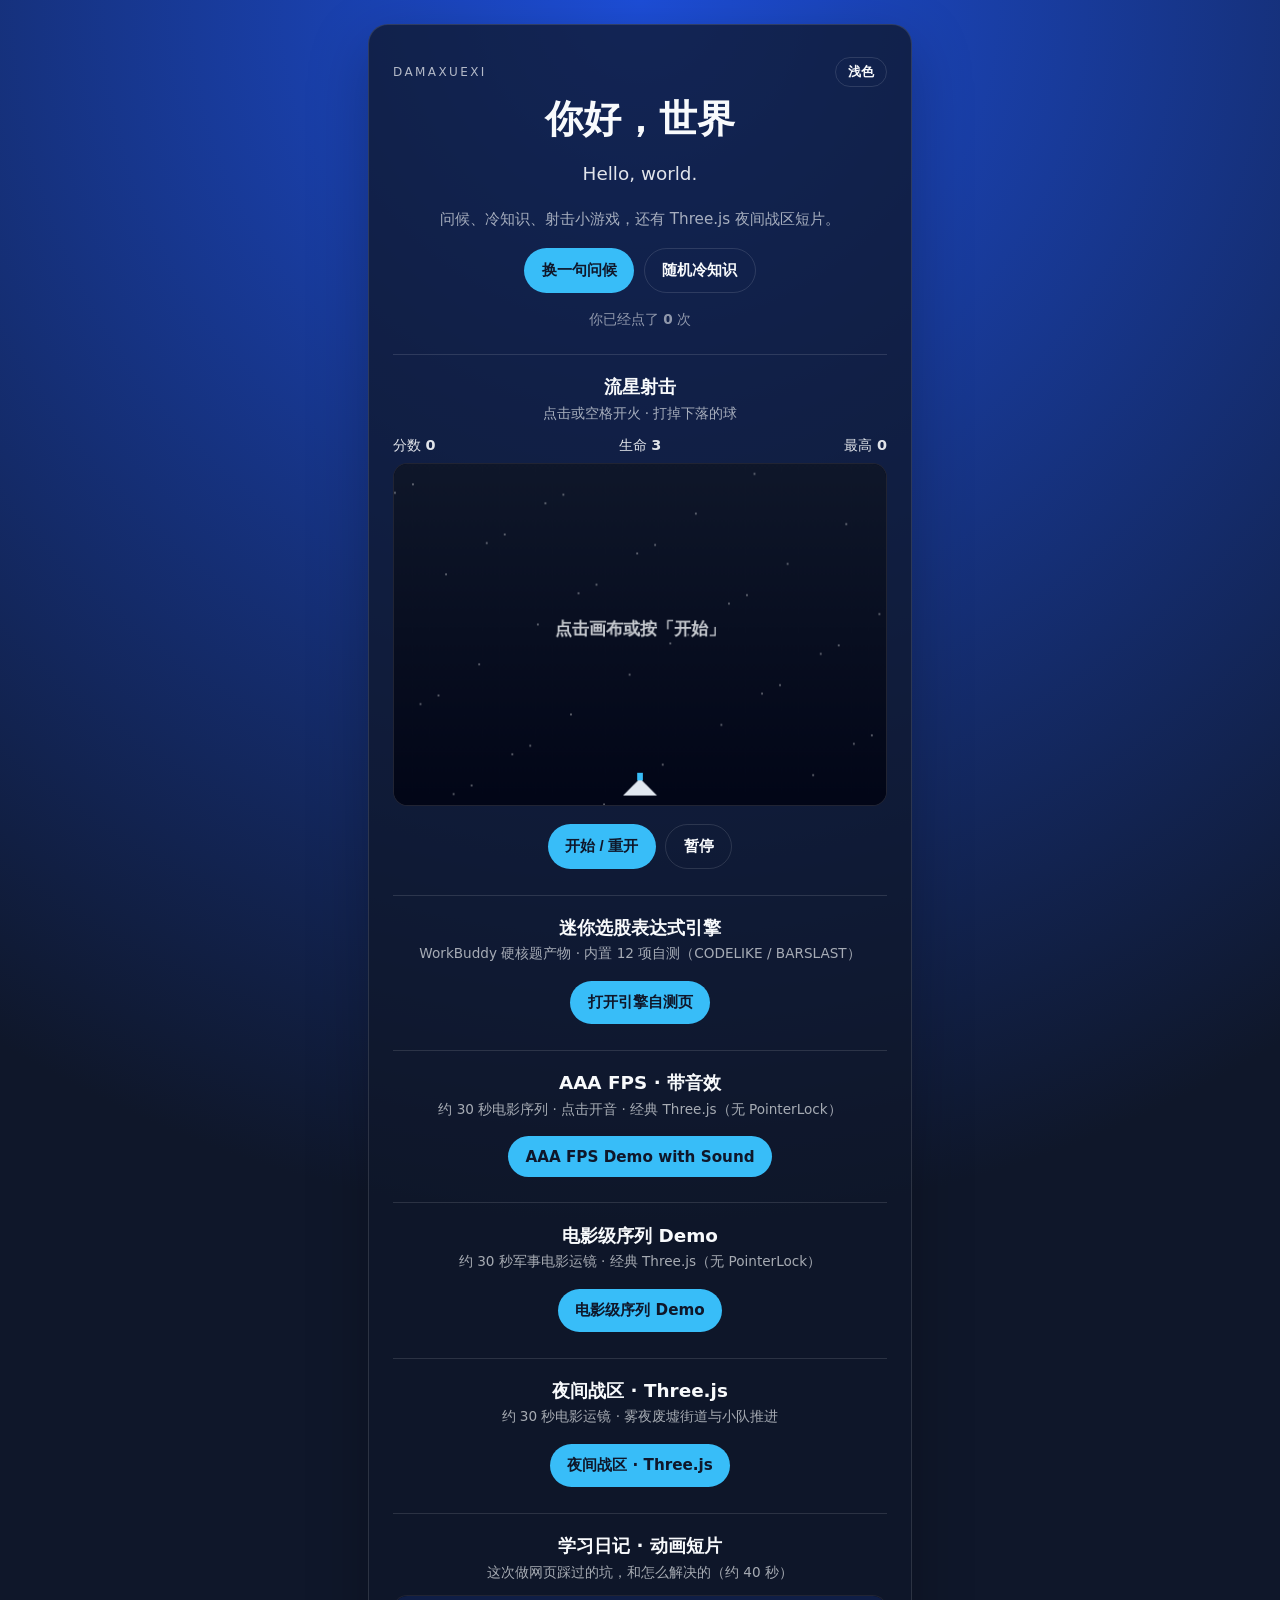
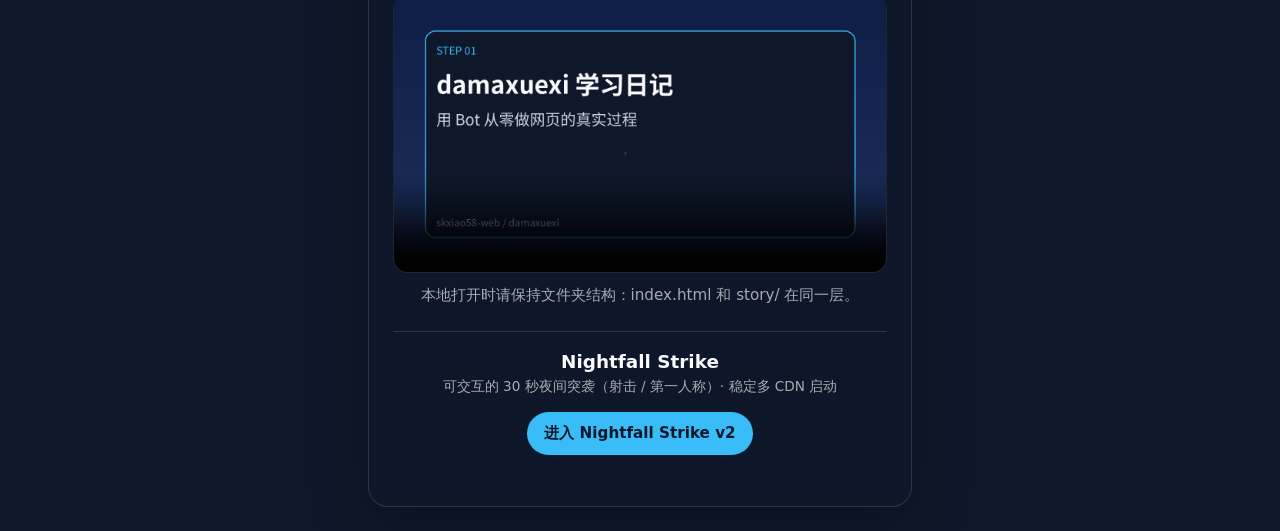
<file: index.html>
<!DOCTYPE html>
<html lang="zh-CN">
<head>
  <meta charset="UTF-8" />
  <meta name="viewport" content="width=device-width, initial-scale=1" />
  <title>Hello · damaxuexi</title>
  <link rel="stylesheet" href="styles.css" />
</head>
<body>
  <main>
    <div class="top">
      <p class="eyebrow">damaxuexi</p>
      <button type="button" id="btn-theme" class="theme" aria-label="切换主题">浅色</button>
    </div>
    <h1 id="greeting">你好，世界</h1>
    <p class="en" id="greeting-en">Hello, world.</p>
    <p class="hint">问候、冷知识、射击小游戏，还有 Three.js 夜间战区短片。</p>

    <div class="actions">
      <button type="button" id="btn-hello">换一句问候</button>
      <button type="button" id="btn-fact" class="secondary">随机冷知识</button>
    </div>

    <p class="fact" id="fact" hidden></p>
    <p class="counter">你已经点了 <strong id="clicks">0</strong> 次</p>

    <section class="game" aria-label="射击小游戏">
      <div class="game-head">
        <h2>流星射击</h2>
        <p class="game-tip">点击或空格开火 · 打掉下落的球</p>
      </div>
      <div class="hud">
        <span>分数 <strong id="score">0</strong></span>
        <span>生命 <strong id="lives">3</strong></span>
        <span>最高 <strong id="best">0</strong></span>
      </div>
      <canvas id="game" width="520" height="360"></canvas>
      <div class="game-actions">
        <button type="button" id="btn-start">开始 / 重开</button>
        <button type="button" id="btn-pause" class="secondary">暂停</button>
      </div>
      <p class="game-over" id="game-over" hidden>游戏结束 — 再点开始重来</p>
    </section>




    <section class="fps-link" aria-label="迷你选股表达式引擎">
      <div class="game-head">
        <h2>迷你选股表达式引擎</h2>
        <p class="game-tip">WorkBuddy 硬核题产物 · 内置 12 项自测（CODELIKE / BARSLAST）</p>
      </div>
      <div class="actions">
        <a class="link-btn" href="mini_stock_engine.html">打开引擎自测页</a>
      </div>
    </section>

    <section class="fps-link" aria-label="AAA FPS Demo with Sound">
      <div class="game-head">
        <h2>AAA FPS · 带音效</h2>
        <p class="game-tip">约 30 秒电影序列 · 点击开音 · 经典 Three.js（无 PointerLock）</p>
      </div>
      <div class="actions">
        <a class="link-btn" href="fps-sound.html">AAA FPS Demo with Sound</a>
      </div>
    </section>

    <section class="fps-link" aria-label="电影级序列 Demo">
      <div class="game-head">
        <h2>电影级序列 Demo</h2>
        <p class="game-tip">约 30 秒军事电影运镜 · 经典 Three.js（无 PointerLock）</p>
      </div>
      <div class="actions">
        <a class="link-btn" href="cinematic-demo.html">电影级序列 Demo</a>
      </div>
    </section>

    <section class="fps-link" aria-label="夜间战区 Three.js">
      <div class="game-head">
        <h2>夜间战区 · Three.js</h2>
        <p class="game-tip">约 30 秒电影运镜 · 雾夜废墟街道与小队推进</p>
      </div>
      <div class="actions">
        <a class="link-btn" href="fps.html">夜间战区 · Three.js</a>
      </div>
    </section>

    <section class="story" aria-label="学习过程小视频">
      <div class="game-head">
        <h2>学习日记 · 动画短片</h2>
        <p class="game-tip">这次做网页踩过的坑，和怎么解决的（约 40 秒）</p>
      </div>
      <video class="story-video" controls playsinline preload="metadata"
        poster="story/slides/slide_01.png"
        src="story/learning-journey.mp4">
        你的浏览器不支持视频，请直接打开 story/learning-journey.mp4
      </video>
      <p class="hint story-note">本地打开时请保持文件夹结构：index.html 和 story/ 在同一层。</p>
    </section>

    <section class="fps-link" aria-label="Nightfall Strike">
      <div class="game-head">
        <h2>Nightfall Strike</h2>
        <p class="game-tip">可交互的 30 秒夜间突袭（射击 / 第一人称）· 稳定多 CDN 启动</p>
      </div>
      <p><a class="link-btn" href="nightfall-rework/v2.html">进入 Nightfall Strike v2</a></p>
    </section>
  </main>
  <script src="app.js"></script>
</body>
</html>
</file>
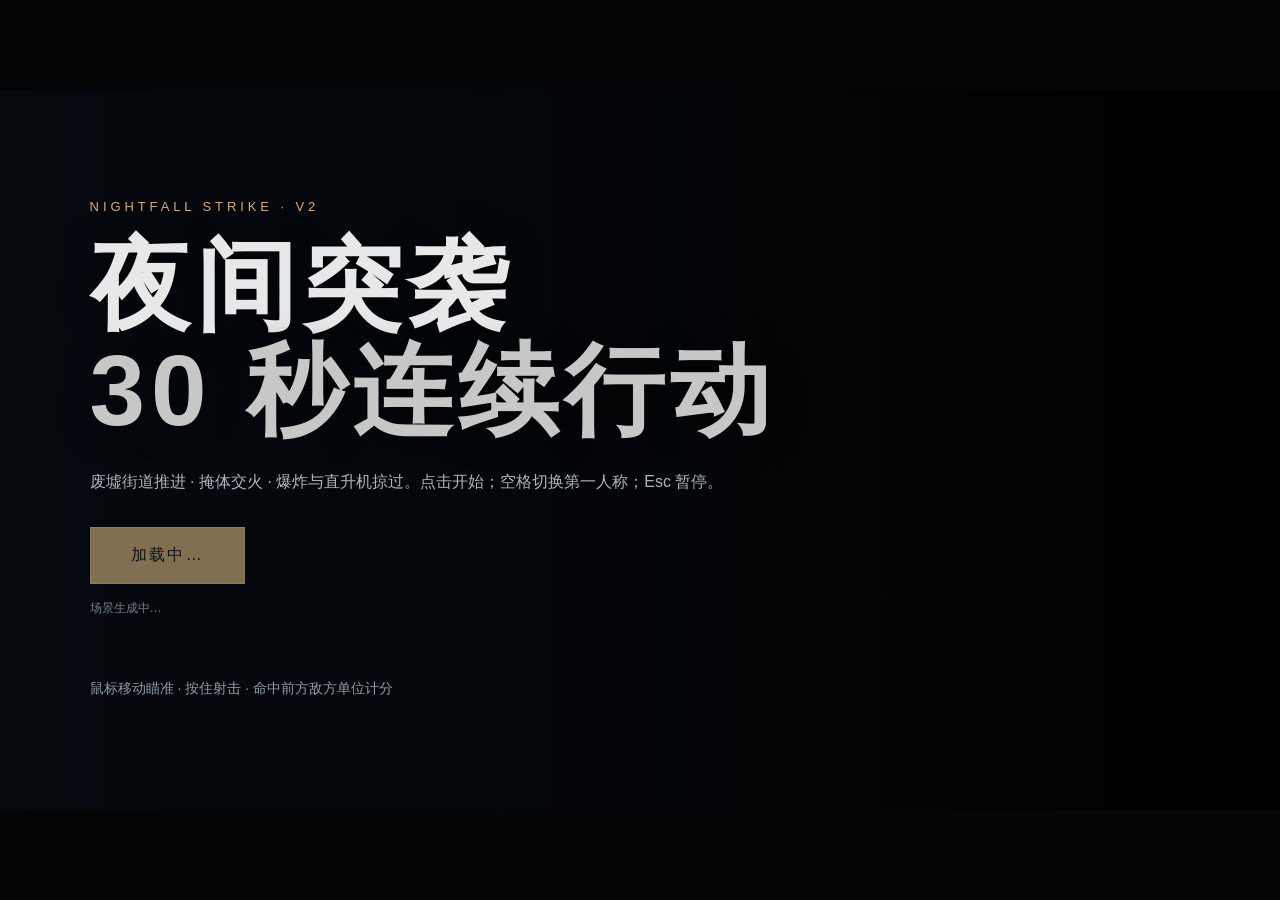
<file: nightfall-rework/index.html>
<!DOCTYPE html>
<html lang="zh-CN">
<head>
  <meta charset="UTF-8" />
  <meta http-equiv="refresh" content="0; url=v2.html" />
  <meta name="viewport" content="width=device-width, initial-scale=1.0" />
  <title>Nightfall Strike · 重制版</title>
  <link rel="canonical" href="v2.html" />
  <script>location.replace("v2.html");</script>
</head>
<body>
  <p><a href="v2.html">进入 Nightfall Strike v2</a></p>
</body>
</html>
</file>
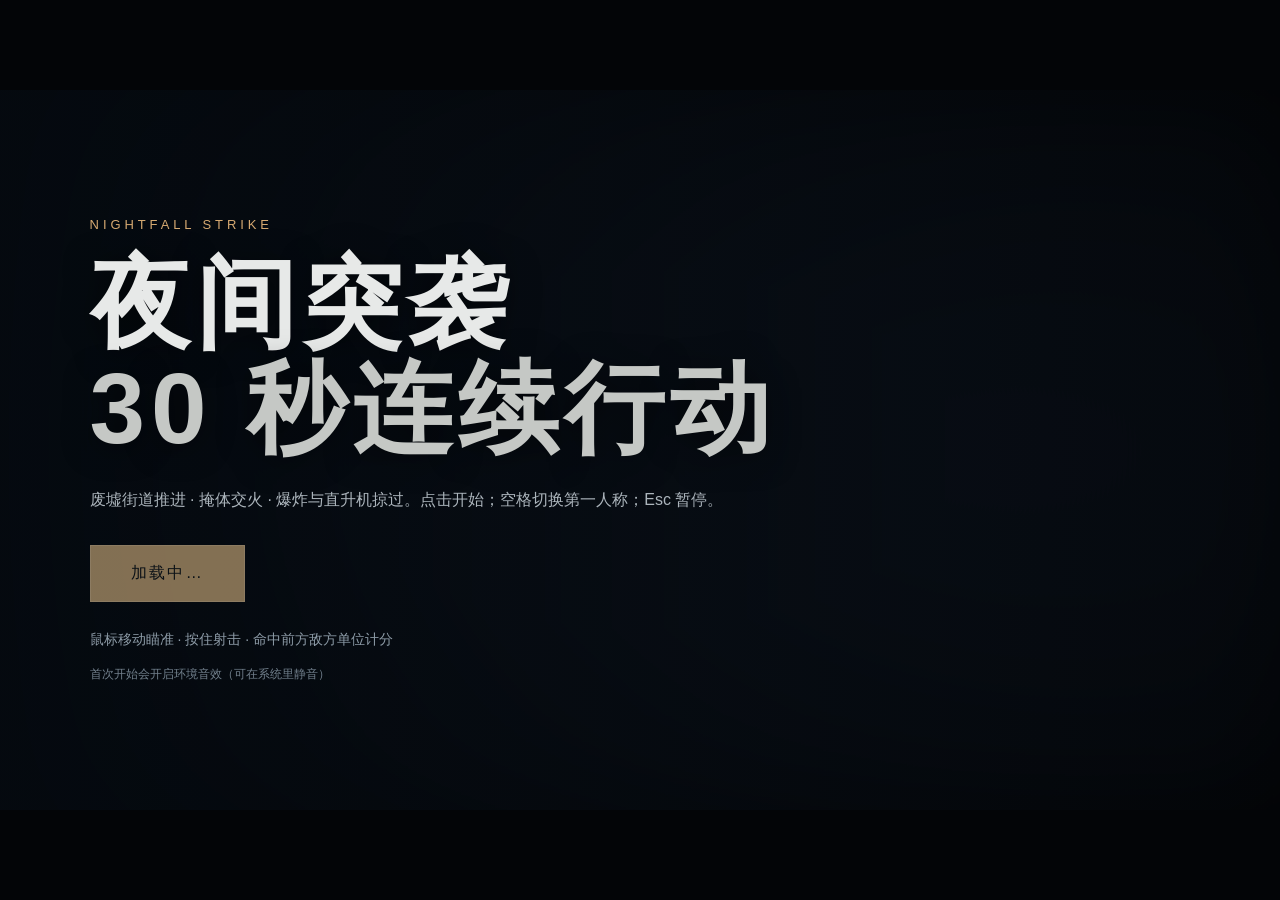
<file: nightfall/index.html>
<!DOCTYPE html>
<html lang="zh-CN"><head>
<meta charset="UTF-8" />
<meta http-equiv="refresh" content="0; url=play.html" />
<title>Nightfall</title>
<script>location.replace("play.html");</script>
</head><body><p><a href="play.html">进入游戏</a></p></body></html>
</file>
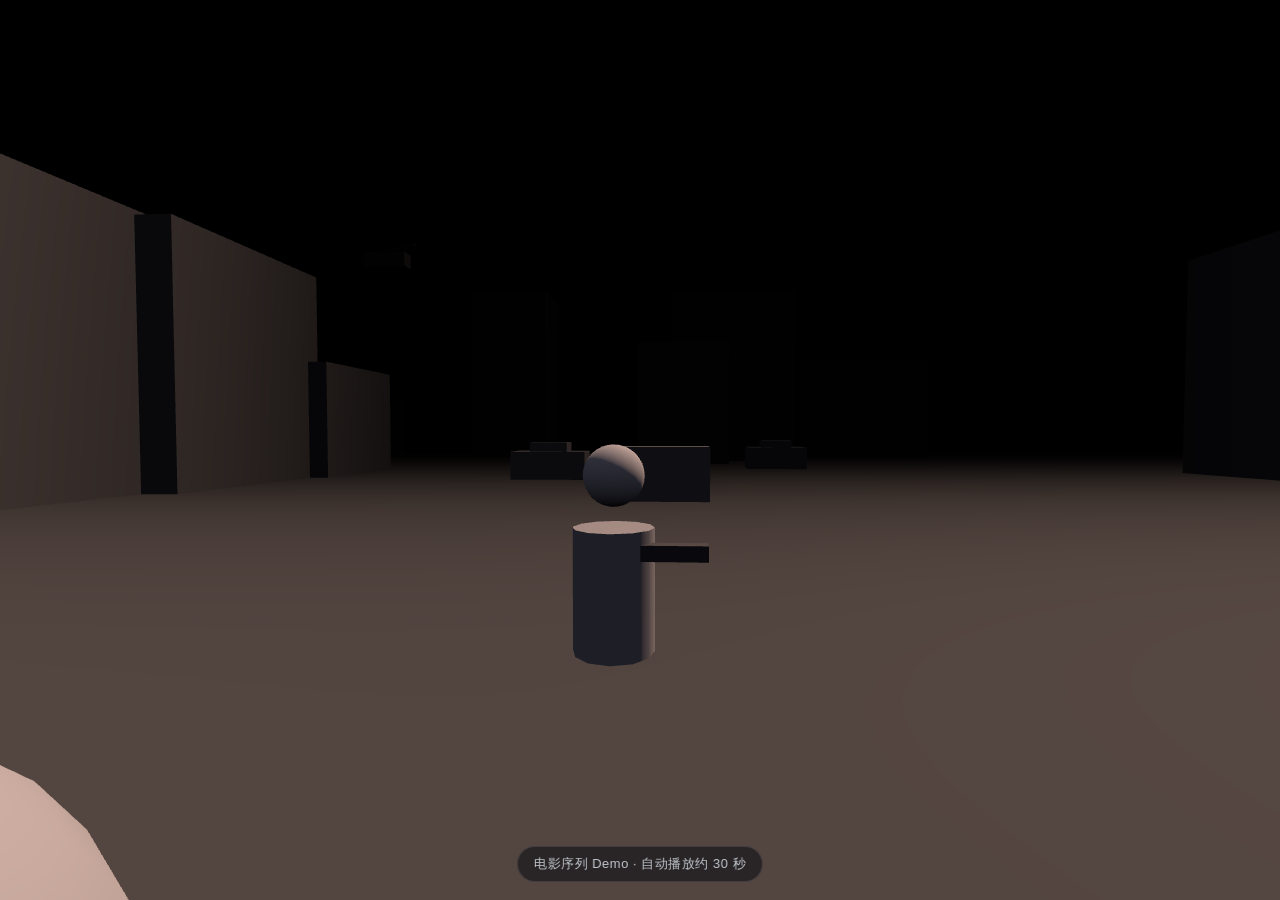
<file: cinematic-demo.html>
<!DOCTYPE html>
<html lang="zh-CN">
<head>
  <meta charset="UTF-8" />
  <meta name="viewport" content="width=device-width, initial-scale=1" />
  <title>电影级序列 Demo · damaxuexi</title>
  <style>
    html, body {
      margin: 0;
      width: 100%;
      height: 100%;
      overflow: hidden;
      background: #000;
      font-family: "Segoe UI", "PingFang SC", "Microsoft YaHei", sans-serif;
    }
    canvas { display: block; width: 100%; height: 100%; }
    #hint {
      position: fixed;
      left: 50%;
      bottom: 18px;
      transform: translateX(-50%);
      z-index: 10;
      pointer-events: none;
      color: rgba(220, 228, 236, 0.85);
      font-size: 13px;
      letter-spacing: 0.04em;
      padding: 8px 16px;
      border-radius: 999px;
      background: rgba(8, 12, 18, 0.55);
      border: 1px solid rgba(255, 255, 255, 0.12);
      backdrop-filter: blur(6px);
      white-space: nowrap;
    }
  </style>
</head>
<body>
  <div id="hint">电影序列 Demo · 自动播放约 30 秒</div>

  <script>
    (function bootThree() {
      function start() {
        try { runDemo(); } catch (err) {
          console.error(err);
          document.getElementById('hint').textContent = 'Demo 启动失败，请刷新重试';
        }
      }

      function loadScript(src, onOk, onFail) {
        var s = document.createElement('script');
        s.src = src;
        s.async = false;
        s.onload = onOk;
        s.onerror = onFail;
        document.head.appendChild(s);
      }

      // Prefer local r128, then cdnjs r128 (classic scripts, no ES modules)
      loadScript('./nightfall-rework/three.min.js', function () {
        if (window.THREE) start();
        else loadFallback();
      }, loadFallback);

      function loadFallback() {
        loadScript(
          'https://cdnjs.cloudflare.com/ajax/libs/three.js/r128/three.min.js',
          start,
          function () {
            document.getElementById('hint').textContent = 'Three.js 加载失败';
          }
        );
      }
    })();

    function runDemo() {
      var THREE = window.THREE;

      // --- Scene / camera / renderer ---
      var scene = new THREE.Scene();
      scene.fog = new THREE.FogExp2(0x000000, 0.03);

      var camera = new THREE.PerspectiveCamera(75, window.innerWidth / window.innerHeight, 0.1, 1000);
      camera.position.set(0, 1.7, 5);

      var renderer = new THREE.WebGLRenderer({ antialias: true });
      renderer.setSize(window.innerWidth, window.innerHeight);
      renderer.setPixelRatio(Math.min(window.devicePixelRatio || 1, 2));
      if ('outputEncoding' in renderer && THREE.sRGBEncoding !== undefined) {
        renderer.outputEncoding = THREE.sRGBEncoding;
      }
      document.body.appendChild(renderer.domElement);

      // Click does nothing critical (no PointerLock)
      document.body.addEventListener('click', function () {});

      // --- Lights ---
      var hemiLight = new THREE.HemisphereLight(0x222233, 0x000000, 0.6);
      scene.add(hemiLight);

      var dirLight = new THREE.DirectionalLight(0xffaa88, 1.2);
      dirLight.position.set(10, 20, -10);
      dirLight.castShadow = true;
      scene.add(dirLight);

      // --- Ground ---
      var groundGeo = new THREE.PlaneGeometry(200, 200);
      var groundMat = new THREE.MeshStandardMaterial({ color: 0x111111, roughness: 1, metalness: 0 });
      var ground = new THREE.Mesh(groundGeo, groundMat);
      ground.rotation.x = -Math.PI / 2;
      ground.receiveShadow = true;
      scene.add(ground);

      // --- Buildings ---
      function createBuilding(x, z, w, h, d) {
        var geo = new THREE.BoxGeometry(w, h, d);
        var mat = new THREE.MeshStandardMaterial({ color: 0x222222, roughness: 0.9, metalness: 0.1 });
        var mesh = new THREE.Mesh(geo, mat);
        mesh.position.set(x, h / 2, z);
        mesh.castShadow = true;
        mesh.receiveShadow = true;
        scene.add(mesh);
        return mesh;
      }

      for (var i = 0; i < 15; i++) {
        var bx = (Math.random() - 0.5) * 80;
        var bz = -Math.random() * 120 - 10;
        var bw = 6 + Math.random() * 8;
        var bh = 6 + Math.random() * 12;
        var bd = 6 + Math.random() * 8;
        createBuilding(bx, bz, bw, bh, bd);
      }

      // --- Barrier ---
      var barrierGeo = new THREE.BoxGeometry(4, 2, 1.5);
      var barrierMat = new THREE.MeshStandardMaterial({ color: 0x333333, roughness: 0.8 });
      var barrier = new THREE.Mesh(barrierGeo, barrierMat);
      barrier.position.set(0, 1, -20);
      barrier.castShadow = true;
      barrier.receiveShadow = true;
      scene.add(barrier);

      // --- Vehicles ---
      function createVehicle(x, z) {
        var bodyMat = new THREE.MeshStandardMaterial({ color: 0x444444, roughness: 0.7 });
        var body = new THREE.Mesh(new THREE.BoxGeometry(4, 1.5, 2), bodyMat);
        body.position.set(x, 0.75, z);
        body.castShadow = true;
        scene.add(body);
        var top = new THREE.Mesh(new THREE.BoxGeometry(2, 1, 1.5), bodyMat);
        top.position.set(x, 1.5, z);
        top.castShadow = true;
        scene.add(top);
      }
      createVehicle(-6, -30);
      createVehicle(8, -40);

      // --- Soldier (CapsuleGeometry fallback for r128) ---
      function makeBodyGeometry() {
        if (typeof THREE.CapsuleGeometry === 'function') {
          return new THREE.CapsuleGeometry(0.4, 1.2, 8, 16);
        }
        return new THREE.CylinderGeometry(0.4, 0.4, 1.2, 12);
      }

      function createSoldier() {
        var soldierGroup = new THREE.Group();
        var bodyMat = new THREE.MeshStandardMaterial({ color: 0x555555, roughness: 0.6 });
        var bodyMesh = new THREE.Mesh(makeBodyGeometry(), bodyMat);
        bodyMesh.castShadow = true;
        soldierGroup.add(bodyMesh);

        var headMesh = new THREE.Mesh(
          new THREE.SphereGeometry(0.3, 16, 16),
          new THREE.MeshStandardMaterial({ color: 0x777777 })
        );
        headMesh.position.set(0, 1.1, 0);
        headMesh.castShadow = true;
        soldierGroup.add(headMesh);

        var gunMesh = new THREE.Mesh(
          new THREE.BoxGeometry(0.8, 0.15, 0.15),
          new THREE.MeshStandardMaterial({ color: 0x222222, metalness: 0.5, roughness: 0.4 })
        );
        gunMesh.position.set(0.5, 0.4, 0.2);
        soldierGroup.add(gunMesh);
        return soldierGroup;
      }

      var soldierGroup = createSoldier();
      soldierGroup.position.set(0, 1, 5);
      scene.add(soldierGroup);

      // Squad clones
      var squad = [];
      for (var si = 0; si < 3; si++) {
        var g = createSoldier();
        g.position.set((si - 1) * 1.5, 1, 7 + si * 0.5);
        scene.add(g);
        squad.push(g);
      }

      // --- Helicopter with tagged rotor ---
      var heliGroup = new THREE.Group();
      var heliBody = new THREE.Mesh(
        new THREE.BoxGeometry(3, 1, 1),
        new THREE.MeshStandardMaterial({ color: 0x333333, metalness: 0.6, roughness: 0.4 })
      );
      heliGroup.add(heliBody);

      var rotor = new THREE.Mesh(
        new THREE.BoxGeometry(6, 0.1, 0.2),
        new THREE.MeshStandardMaterial({ color: 0x111111 })
      );
      rotor.position.set(0, 0.7, 0);
      rotor.userData.isRotor = true;
      heliGroup.add(rotor);

      heliGroup.position.set(-20, 15, -40);
      scene.add(heliGroup);

      // --- Smoke ---
      var smokeParticles = [];
      var smokeGeo = new THREE.SphereGeometry(0.6, 8, 8);
      var smokeMat = new THREE.MeshStandardMaterial({
        color: 0x555555,
        transparent: true,
        opacity: 0.4
      });

      function spawnSmoke(x, y, z) {
        var s = new THREE.Mesh(smokeGeo, smokeMat.clone());
        s.position.set(x, y, z);
        s.material.opacity = 0.0;
        scene.add(s);
        smokeParticles.push({ mesh: s, life: 0 });
      }

      var explosionLight = new THREE.PointLight(0xffaa33, 0, 30);
      explosionLight.position.set(0, 3, -40);
      scene.add(explosionLight);

      // --- Audio: soft-fail, never block scene (skip broken jsdelivr URLs) ---
      var playExplosionSound = function () {};
      try {
        var listener = new THREE.AudioListener();
        camera.add(listener);
        var explosionSound = new THREE.Audio(listener);
        // Do not load unreliable remote audio URLs; keep silent so scene never blocks.
        playExplosionSound = function () {
          try {
            if (explosionSound.buffer) {
              if (explosionSound.isPlaying) explosionSound.stop();
              explosionSound.play();
            }
          } catch (e) { /* silent */ }
        };
      } catch (e) {
        playExplosionSound = function () {};
      }

      function triggerExplosion(x, z) {
        explosionLight.position.set(x, 3, z);
        explosionLight.intensity = 4;
        for (var ei = 0; ei < 12; ei++) {
          var sx = x + (Math.random() - 0.5) * 4;
          var sz = z + (Math.random() - 0.5) * 4;
          spawnSmoke(sx, 1 + Math.random() * 2, sz);
        }
        playExplosionSound();
      }

      // --- Cinematic follow camera only ---
      var cameraMode = 'behind'; // behind / low_third_person
      function updateCameraFollow() {
        if (cameraMode === 'behind') {
          var offset = new THREE.Vector3(0, 1.6, 3);
          var side = new THREE.Vector3(0.6, 0, 0);
          var targetPos = soldierGroup.position.clone().add(offset).add(side);
          camera.position.lerp(targetPos, 0.1);
          camera.lookAt(soldierGroup.position.clone().add(new THREE.Vector3(0, 1.2, -5)));
        } else if (cameraMode === 'low_third_person') {
          var offset2 = new THREE.Vector3(0, 0.8, 4.5);
          var targetPos2 = soldierGroup.position.clone().add(offset2);
          camera.position.lerp(targetPos2, 0.1);
          camera.lookAt(soldierGroup.position.clone().add(new THREE.Vector3(0, 1.3, -5)));
        }
      }

      // --- 30s timeline ---
      var clock = new THREE.Clock();
      var totalTime = 0;
      var TOTAL = 30;

      function resetSequence() {
        totalTime = 0;
        soldierGroup.position.set(0, 1, 5);
        squad.forEach(function (sg, idx) {
          sg.position.set((idx - 1) * 1.5, 1, 7 + idx * 0.5);
        });
        heliGroup.position.set(-20, 15, -40);
        cameraMode = 'behind';
      }

      function updateTimeline(dt) {
        totalTime += dt;
        if (totalTime > TOTAL) {
          resetSequence();
        }

        // 0-5s: cautious advance
        if (totalTime < 5) {
          soldierGroup.position.z -= dt * 1.5;
          squad.forEach(function (sg, idx) {
            var target = soldierGroup.position.clone().add(new THREE.Vector3((idx - 1) * 1.2, 0, 2 + idx * 0.3));
            sg.position.lerp(target, 0.1);
          });
        }

        // 5-10s: distant explosions
        if (totalTime > 5 && totalTime < 10) {
          if (Math.random() < 0.02) {
            triggerExplosion((Math.random() - 0.5) * 20, -40 - Math.random() * 20);
          }
          soldierGroup.position.z -= dt * 1.2;
          squad.forEach(function (sg, idx) {
            var target = soldierGroup.position.clone().add(new THREE.Vector3((idx - 1) * 1.2, 0, 2 + idx * 0.3));
            sg.position.lerp(target, 0.08);
          });
        }

        // 10-15s: cover at barrier
        if (totalTime > 10 && totalTime < 15) {
          var targetZ = -20 + 1.5;
          soldierGroup.position.z = THREE.MathUtils.lerp(soldierGroup.position.z, targetZ, 0.05);
          soldierGroup.position.x = THREE.MathUtils.lerp(soldierGroup.position.x, -0.5, 0.05);
          squad.forEach(function (sg, idx) {
            var target = soldierGroup.position.clone().add(new THREE.Vector3((idx - 1) * 1.3, 0, 2.2 + idx * 0.4));
            sg.position.lerp(target, 0.08);
          });
        }

        // 15-18s: nearby blasts
        if (totalTime > 15 && totalTime < 18) {
          if (Math.random() < 0.05) {
            triggerExplosion(0 + (Math.random() - 0.5) * 6, -22 + (Math.random() - 0.5) * 4);
          }
        }

        // 18-24s: push forward
        if (totalTime > 18 && totalTime < 24) {
          soldierGroup.position.z -= dt * 2.0;
          squad.forEach(function (sg, idx) {
            var target = soldierGroup.position.clone().add(new THREE.Vector3((idx - 1) * 1.4, 0, 2 + idx * 0.5));
            sg.position.lerp(target, 0.15);
          });
        }

        // 24-28s: heli pass
        if (totalTime > 24 && totalTime < 28) {
          heliGroup.position.x += dt * 8;
          heliGroup.position.z += dt * 3;
          heliGroup.position.y = 12 + Math.sin(totalTime * 2) * 1.5;
          if (Math.random() < 0.1) {
            spawnSmoke(
              heliGroup.position.x + (Math.random() - 0.5) * 4,
              heliGroup.position.y - 5 + (Math.random() - 0.5) * 2,
              heliGroup.position.z + (Math.random() - 0.5) * 4
            );
          }
        }

        // 28-30s: deeper advance
        if (totalTime > 28 && totalTime < 30) {
          soldierGroup.position.z -= dt * 2.5;
          squad.forEach(function (sg, idx) {
            var target = soldierGroup.position.clone().add(new THREE.Vector3((idx - 1) * 1.6, 0, 2 + idx * 0.6));
            sg.position.lerp(target, 0.2);
          });
        }

        // Camera mode switch 12-16s low third person
        if (totalTime > 12 && totalTime < 16) {
          cameraMode = 'low_third_person';
        } else {
          cameraMode = 'behind';
        }
      }

      function updateSmoke(dt) {
        for (var idx = smokeParticles.length - 1; idx >= 0; idx--) {
          var p = smokeParticles[idx];
          p.life += dt;
          if (p.life < 0.2) {
            p.mesh.material.opacity = THREE.MathUtils.lerp(p.mesh.material.opacity, 0.6, 0.2);
          } else {
            p.mesh.material.opacity = THREE.MathUtils.lerp(p.mesh.material.opacity, 0.0, 0.05);
            p.mesh.position.y += dt * 0.5;
          }
          if (p.life > 3) {
            scene.remove(p.mesh);
            smokeParticles.splice(idx, 1);
          }
        }
      }

      function updateExplosionLight() {
        explosionLight.intensity = THREE.MathUtils.lerp(explosionLight.intensity, 0, 0.1);
      }

      function updateCinematicFeel() {
        dirLight.intensity = 1.2 + Math.sin(totalTime * 0.5) * 0.2;
      }

      function animate() {
        requestAnimationFrame(animate);
        var dt = clock.getDelta();
        updateTimeline(dt);
        updateSmoke(dt);
        updateExplosionLight();
        updateCinematicFeel();
        updateCameraFollow();

        // Rotor spin via userData tag (not geometry identity)
        heliGroup.children.forEach(function (child) {
          if (child.userData && child.userData.isRotor) {
            child.rotation.y += dt * 10;
          }
        });

        renderer.render(scene, camera);
      }

      animate();

      window.addEventListener('resize', function () {
        camera.aspect = window.innerWidth / window.innerHeight;
        camera.updateProjectionMatrix();
        renderer.setSize(window.innerWidth, window.innerHeight);
      });
    }
  </script>
</body>
</html>
</file>
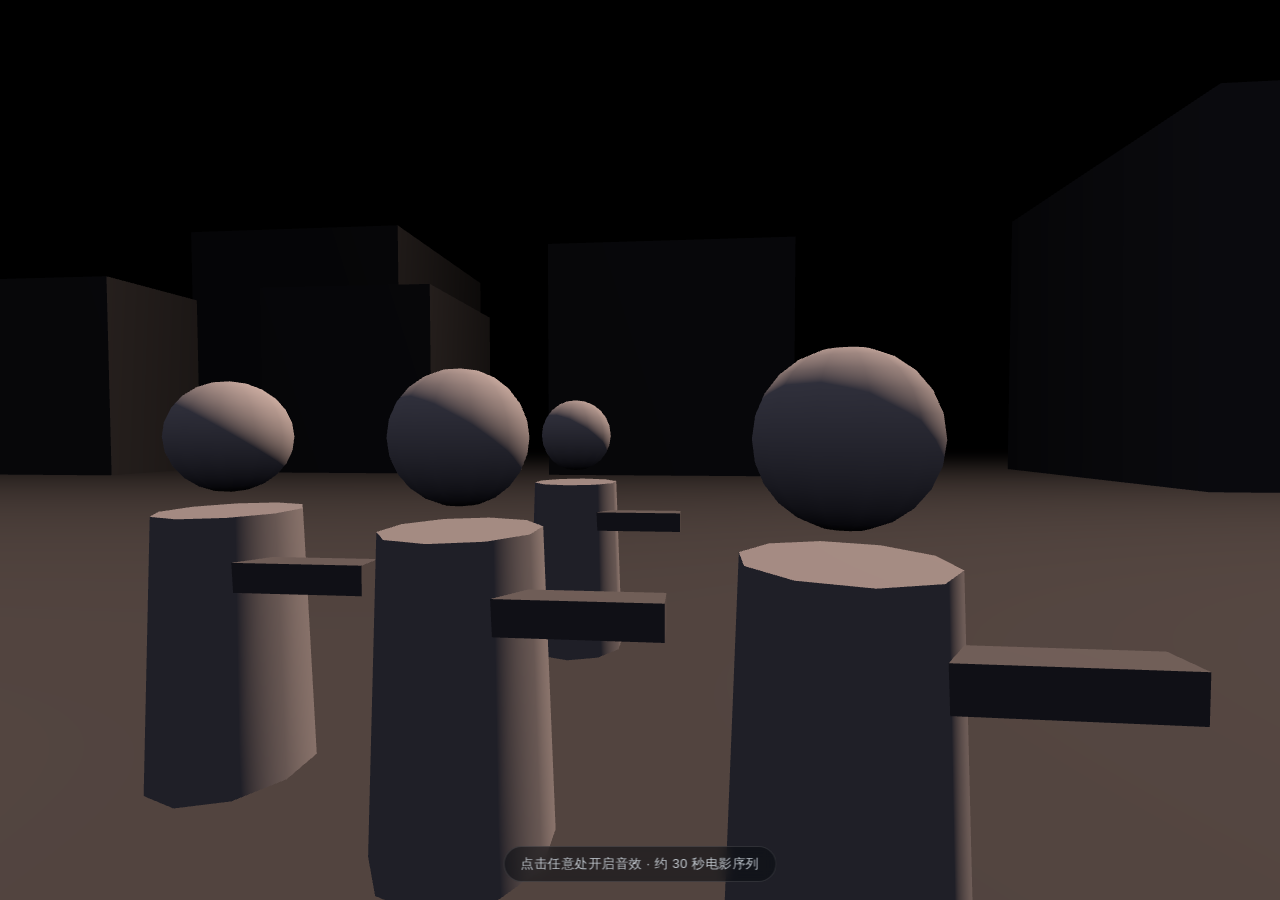
<file: fps-sound.html>
<!DOCTYPE html>
<html lang="zh-CN">
<head>
  <meta charset="UTF-8" />
  <meta name="viewport" content="width=device-width, initial-scale=1" />
  <title>AAA FPS Demo with Sound · damaxuexi</title>
  <style>
    html, body {
      margin: 0;
      width: 100%;
      height: 100%;
      overflow: hidden;
      background: #000;
      font-family: "Segoe UI", "PingFang SC", "Microsoft YaHei", sans-serif;
    }
    canvas { display: block; width: 100%; height: 100%; }
    #hint {
      position: fixed;
      left: 50%;
      bottom: 18px;
      transform: translateX(-50%);
      z-index: 10;
      pointer-events: none;
      color: rgba(220, 228, 236, 0.85);
      font-size: 13px;
      letter-spacing: 0.04em;
      padding: 8px 16px;
      border-radius: 999px;
      background: rgba(8, 12, 18, 0.55);
      border: 1px solid rgba(255, 255, 255, 0.12);
      backdrop-filter: blur(6px);
      white-space: nowrap;
    }
  </style>
</head>
<body>
  <div id="hint">点击任意处开启音效 · 约 30 秒电影序列</div>

  <script>
    (function bootThree() {
      function start() {
        try { runDemo(); } catch (err) {
          console.error(err);
          document.getElementById('hint').textContent = 'Demo 启动失败，请刷新重试';
        }
      }

      function loadScript(src, onOk, onFail) {
        var s = document.createElement('script');
        s.src = src;
        s.async = false;
        s.onload = onOk;
        s.onerror = onFail;
        document.head.appendChild(s);
      }

      loadScript('./nightfall-rework/three.min.js', function () {
        if (window.THREE) start();
        else loadFallback();
      }, loadFallback);

      function loadFallback() {
        loadScript(
          'https://cdnjs.cloudflare.com/ajax/libs/three.js/r128/three.min.js',
          start,
          function () {
            document.getElementById('hint').textContent = 'Three.js 加载失败';
          }
        );
      }
    })();

    function runDemo() {
      var THREE = window.THREE;
      var hint = document.getElementById('hint');

      var scene = new THREE.Scene();
      scene.fog = new THREE.FogExp2(0x000000, 0.03);

      var camera = new THREE.PerspectiveCamera(75, window.innerWidth / window.innerHeight, 0.1, 2000);
      camera.position.set(0, 1.7, 8);

      var renderer = new THREE.WebGLRenderer({ antialias: true });
      renderer.setSize(window.innerWidth, window.innerHeight);
      renderer.setPixelRatio(Math.min(window.devicePixelRatio || 1, 2));
      if ('outputEncoding' in renderer && THREE.sRGBEncoding !== undefined) {
        renderer.outputEncoding = THREE.sRGBEncoding;
      }
      document.body.appendChild(renderer.domElement);

      var hemiLight = new THREE.HemisphereLight(0x222233, 0x000000, 0.6);
      scene.add(hemiLight);

      var dirLight = new THREE.DirectionalLight(0xffaa88, 1.2);
      dirLight.position.set(10, 20, -10);
      scene.add(dirLight);

      var ground = new THREE.Mesh(
        new THREE.PlaneGeometry(200, 200),
        new THREE.MeshStandardMaterial({ color: 0x111111, roughness: 1, metalness: 0 })
      );
      ground.rotation.x = -Math.PI / 2;
      ground.receiveShadow = true;
      scene.add(ground);

      function createBuilding(x, z, w, h, d) {
        var mesh = new THREE.Mesh(
          new THREE.BoxGeometry(w, h, d),
          new THREE.MeshStandardMaterial({ color: 0x222222, roughness: 0.9, metalness: 0.1 })
        );
        mesh.position.set(x, h / 2, z);
        scene.add(mesh);
      }

      for (var i = 0; i < 15; i++) {
        createBuilding(
          (Math.random() - 0.5) * 80,
          -Math.random() * 120 - 10,
          6 + Math.random() * 8,
          6 + Math.random() * 12,
          6 + Math.random() * 8
        );
      }

      function makeSoldier() {
        var g = new THREE.Group();
        var bodyGeo;
        if (typeof THREE.CapsuleGeometry === 'function') {
          bodyGeo = new THREE.CapsuleGeometry(0.4, 1.2, 4, 8);
        } else {
          bodyGeo = new THREE.CylinderGeometry(0.35, 0.4, 1.4, 10);
        }
        var body = new THREE.Mesh(bodyGeo, new THREE.MeshStandardMaterial({ color: 0x555555 }));
        g.add(body);
        var head = new THREE.Mesh(
          new THREE.SphereGeometry(0.3, 12, 12),
          new THREE.MeshStandardMaterial({ color: 0x777777 })
        );
        head.position.set(0, 1.1, 0);
        g.add(head);
        var gun = new THREE.Mesh(
          new THREE.BoxGeometry(0.8, 0.15, 0.15),
          new THREE.MeshStandardMaterial({ color: 0x222222 })
        );
        gun.position.set(0.5, 0.4, 0.2);
        g.add(gun);
        return g;
      }

      var soldierGroup = makeSoldier();
      soldierGroup.position.set(0, 1, 5);
      scene.add(soldierGroup);

      var squad = [];
      for (var si = 0; si < 3; si++) {
        var mate = makeSoldier();
        mate.position.set((si - 1) * 1.5, 1, 7 + si * 0.5);
        scene.add(mate);
        squad.push(mate);
      }

      var heliGroup = new THREE.Group();
      heliGroup.add(new THREE.Mesh(
        new THREE.BoxGeometry(3, 1, 1),
        new THREE.MeshStandardMaterial({ color: 0x333333 })
      ));
      var rotor = new THREE.Mesh(
        new THREE.BoxGeometry(6, 0.1, 0.2),
        new THREE.MeshStandardMaterial({ color: 0x111111 })
      );
      rotor.position.set(0, 0.7, 0);
      rotor.userData.isRotor = true;
      heliGroup.add(rotor);
      heliGroup.position.set(-20, 15, -40);
      scene.add(heliGroup);

      var smokeParticles = [];
      function spawnSmoke(x, y, z) {
        var s = new THREE.Mesh(
          new THREE.SphereGeometry(0.6, 8, 8),
          new THREE.MeshStandardMaterial({ color: 0x555555, transparent: true, opacity: 0, depthWrite: false })
        );
        s.position.set(x, y, z);
        scene.add(s);
        smokeParticles.push({ mesh: s, life: 0 });
      }

      var explosionLight = new THREE.PointLight(0xffaa33, 0, 30);
      scene.add(explosionLight);

      // --- Audio: soft-fail remote + procedural fallback after user click ---
      var audioCtx = null;
      var audioReady = false;
      var remoteBuffers = { ambient: null, explosion: null, heli: null, gun: null };
      var remoteNodes = { ambient: null, heli: null };

      function ensureAudio() {
        if (audioReady) return;
        try {
          var AC = window.AudioContext || window.webkitAudioContext;
          if (!AC) return;
          audioCtx = new AC();
          if (audioCtx.state === 'suspended') audioCtx.resume();
          audioReady = true;
          hint.textContent = '音效已开 · 约 30 秒电影序列';
          tryLoadRemote();
          startProceduralAmbient();
        } catch (e) {
          console.warn('audio init failed', e);
          hint.textContent = '无音效继续 · 约 30 秒电影序列';
        }
      }

      function beep(freq, dur, type, gainVal) {
        if (!audioCtx) return;
        try {
          var o = audioCtx.createOscillator();
          var g = audioCtx.createGain();
          o.type = type || 'square';
          o.frequency.value = freq;
          g.gain.value = gainVal || 0.08;
          o.connect(g);
          g.connect(audioCtx.destination);
          var t0 = audioCtx.currentTime;
          g.gain.setValueAtTime(gainVal || 0.08, t0);
          g.gain.exponentialRampToValueAtTime(0.001, t0 + dur);
          o.start(t0);
          o.stop(t0 + dur + 0.02);
        } catch (e) {}
      }

      function playGun() {
        if (remoteBuffers.gun && audioCtx) {
          try {
            var src = audioCtx.createBufferSource();
            src.buffer = remoteBuffers.gun;
            var g = audioCtx.createGain();
            g.gain.value = 0.7;
            src.connect(g);
            g.connect(audioCtx.destination);
            src.start(0);
            return;
          } catch (e) {}
        }
        beep(180, 0.06, 'sawtooth', 0.12);
        beep(90, 0.08, 'square', 0.08);
      }

      function playExplosion() {
        if (remoteBuffers.explosion && audioCtx) {
          try {
            var src = audioCtx.createBufferSource();
            src.buffer = remoteBuffers.explosion;
            var g = audioCtx.createGain();
            g.gain.value = 0.85;
            src.connect(g);
            g.connect(audioCtx.destination);
            src.start(0);
            return;
          } catch (e) {}
        }
        beep(55, 0.35, 'sawtooth', 0.2);
        beep(40, 0.5, 'triangle', 0.12);
      }

      var ambientOsc = null;
      var heliOsc = null;

      function startProceduralAmbient() {
        if (!audioCtx || ambientOsc) return;
        try {
          ambientOsc = audioCtx.createOscillator();
          var g = audioCtx.createGain();
          ambientOsc.type = 'sine';
          ambientOsc.frequency.value = 55;
          g.gain.value = 0.02;
          ambientOsc.connect(g);
          g.connect(audioCtx.destination);
          ambientOsc.start();
        } catch (e) {}
      }

      function startProceduralHeli() {
        if (!audioCtx || heliOsc) return;
        try {
          heliOsc = audioCtx.createOscillator();
          var g = audioCtx.createGain();
          heliOsc.type = 'sawtooth';
          heliOsc.frequency.value = 70;
          g.gain.value = 0.04;
          heliOsc.connect(g);
          g.connect(audioCtx.destination);
          heliOsc.start();
        } catch (e) {}
      }

      function tryLoadRemote() {
        if (!audioCtx) return;
        var urls = {
          ambient: 'https://cdn.jsdelivr.net/gh/naptha/tesseract.js@master/docs/img/favicon.png',
          explosion: null,
          heli: null,
          gun: null
        };
        // Intentionally skip broken naptha sound URLs; procedural audio is the reliable path.
        // Keep hook for future local assets under ./sounds/
        var localTry = {
          ambient: './sounds/war_ambience.mp3',
          explosion: './sounds/explosion.mp3',
          heli: './sounds/helicopter.mp3',
          gun: './sounds/gunshot.mp3'
        };
        Object.keys(localTry).forEach(function (key) {
          fetch(localTry[key]).then(function (r) {
            if (!r.ok) throw new Error('missing');
            return r.arrayBuffer();
          }).then(function (ab) {
            return audioCtx.decodeAudioData(ab);
          }).then(function (buf) {
            remoteBuffers[key] = buf;
            if (key === 'ambient' && !remoteNodes.ambient) {
              var src = audioCtx.createBufferSource();
              src.buffer = buf;
              src.loop = true;
              var g = audioCtx.createGain();
              g.gain.value = 0.45;
              src.connect(g);
              g.connect(audioCtx.destination);
              src.start(0);
              remoteNodes.ambient = src;
              if (ambientOsc) { try { ambientOsc.stop(); } catch (e) {} ambientOsc = null; }
            }
            if (key === 'heli' && !remoteNodes.heli) {
              var hs = audioCtx.createBufferSource();
              hs.buffer = buf;
              hs.loop = true;
              var hg = audioCtx.createGain();
              hg.gain.value = 0.5;
              hs.connect(hg);
              hg.connect(audioCtx.destination);
              hs.start(0);
              remoteNodes.heli = hs;
              if (heliOsc) { try { heliOsc.stop(); } catch (e) {} heliOsc = null; }
            }
          }).catch(function () {});
        });
      }

      document.body.addEventListener('click', function () {
        ensureAudio();
        playGun();
      });
      document.body.addEventListener('touchstart', function () {
        ensureAudio();
      }, { passive: true });

      var explosionFired = {};
      function triggerExplosion(x, z, tag) {
        if (tag && explosionFired[tag]) return;
        if (tag) explosionFired[tag] = true;
        explosionLight.position.set(x, 3, z);
        explosionLight.intensity = 4;
        for (var i = 0; i < 12; i++) {
          spawnSmoke(
            x + (Math.random() - 0.5) * 4,
            1 + Math.random() * 2,
            z + (Math.random() - 0.5) * 4
          );
        }
        playExplosion();
      }

      var clock = new THREE.Clock();
      var totalTime = 0;
      var heliAudioStarted = false;

      function updateTimeline(dt) {
        totalTime += dt;

        if (totalTime < 5) {
          soldierGroup.position.z -= dt * 1.5;
          for (var a = 0; a < squad.length; a++) squad[a].position.z -= dt * 1.5;
        }

        if (totalTime > 5 && totalTime < 10) {
          if (Math.random() < 0.02) {
            triggerExplosion((Math.random() - 0.5) * 20, -40 - Math.random() * 20);
          }
          soldierGroup.position.z -= dt * 1.2;
          for (var b = 0; b < squad.length; b++) squad[b].position.z -= dt * 1.2;
        }

        if (totalTime > 10 && totalTime < 15) {
          soldierGroup.position.z = THREE.MathUtils.lerp(soldierGroup.position.z, -20, 0.05);
          for (var c = 0; c < squad.length; c++) {
            squad[c].position.z = THREE.MathUtils.lerp(squad[c].position.z, -18 + c * 0.4, 0.05);
          }
        }

        if (totalTime > 15 && totalTime < 18) {
          if (Math.random() < 0.05) {
            triggerExplosion(0 + (Math.random() - 0.5) * 6, -22 + (Math.random() - 0.5) * 4);
          }
        }

        if (totalTime > 18 && totalTime < 24) {
          soldierGroup.position.z -= dt * 2.0;
          for (var d = 0; d < squad.length; d++) squad[d].position.z -= dt * 2.0;
        }

        if (totalTime > 24 && totalTime < 28) {
          if (!heliAudioStarted) {
            heliAudioStarted = true;
            startProceduralHeli();
          }
          heliGroup.position.x += dt * 8;
          heliGroup.position.z += dt * 3;
          heliGroup.position.y = 12 + Math.sin(totalTime * 2) * 1.5;
        }

        if (totalTime > 28 && totalTime < 30) {
          soldierGroup.position.z -= dt * 2.5;
          for (var e = 0; e < squad.length; e++) squad[e].position.z -= dt * 2.5;
        }

        if (totalTime >= 30 && hint.textContent.indexOf('结束') < 0) {
          hint.textContent = '序列结束 · 点击可继续听枪响 · 刷新重播';
          if (heliOsc) { try { heliOsc.stop(); } catch (e) {} heliOsc = null; }
        }
      }

      function updateSmoke(dt) {
        for (var idx = smokeParticles.length - 1; idx >= 0; idx--) {
          var p = smokeParticles[idx];
          p.life += dt;
          if (p.life < 0.2) {
            p.mesh.material.opacity = THREE.MathUtils.lerp(p.mesh.material.opacity, 0.6, 0.2);
          } else {
            p.mesh.material.opacity = THREE.MathUtils.lerp(p.mesh.material.opacity, 0.0, 0.05);
            p.mesh.position.y += dt * 0.5;
          }
          if (p.life > 3) {
            scene.remove(p.mesh);
            smokeParticles.splice(idx, 1);
          }
        }
        if (explosionLight.intensity > 0) {
          explosionLight.intensity = Math.max(0, explosionLight.intensity - dt * 3);
        }
      }

      function updateCamera() {
        var target = soldierGroup.position;
        camera.position.x = THREE.MathUtils.lerp(camera.position.x, target.x + 1.2, 0.08);
        camera.position.y = THREE.MathUtils.lerp(camera.position.y, target.y + 1.2, 0.08);
        camera.position.z = THREE.MathUtils.lerp(camera.position.z, target.z + 4.5, 0.08);
        camera.lookAt(target.x, target.y + 0.8, target.z - 6);
      }

      function animate() {
        requestAnimationFrame(animate);
        var dt = Math.min(clock.getDelta(), 0.05);
        updateTimeline(dt);
        updateSmoke(dt);
        rotor.rotation.y += dt * 10;
        updateCamera();
        renderer.render(scene, camera);
      }
      animate();

      window.addEventListener('resize', function () {
        camera.aspect = window.innerWidth / window.innerHeight;
        camera.updateProjectionMatrix();
        renderer.setSize(window.innerWidth, window.innerHeight);
      });
    }
  </script>
</body>
</html>
</file>
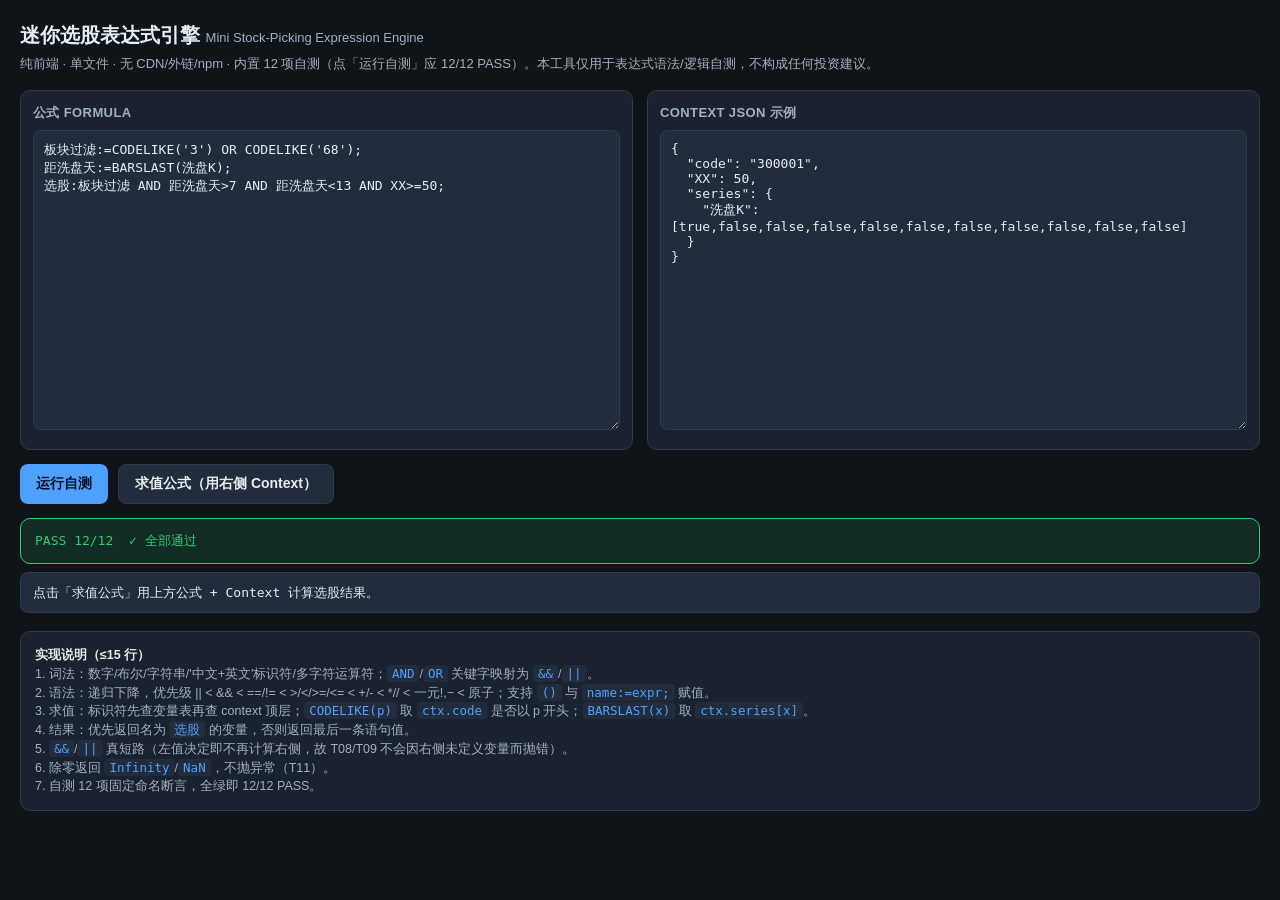
<file: mini_stock_engine.html>
<!DOCTYPE html>
<html lang="zh-CN">
<head>
<meta charset="UTF-8">
<meta name="viewport" content="width=device-width, initial-scale=1.0">
<title>迷你选股表达式引擎 · 自测页</title>
<style>
  :root{
    --bg:#0f1419; --panel:#1a2230; --panel2:#222c3c; --line:#2e3a4d;
    --txt:#e6edf3; --muted:#9fb0c3; --accent:#4ea1ff; --green:#2ecc71; --red:#ff5c5c;
  }
  *{box-sizing:border-box;}
  body{margin:0;font-family:-apple-system,BlinkMacSystemFont,"Segoe UI",Roboto,"PingFang SC","Microsoft YaHei",sans-serif;
       background:var(--bg);color:var(--txt);line-height:1.5;padding:20px;}
  h1{font-size:20px;margin:0 0 4px;font-weight:600;}
  .sub{color:var(--muted);font-size:13px;margin-bottom:16px;}
  .grid{display:grid;grid-template-columns:1fr 1fr;gap:14px;}
  @media(max-width:820px){.grid{grid-template-columns:1fr;}}
  .card{background:var(--panel);border:1px solid var(--line);border-radius:10px;padding:12px;}
  .card h2{font-size:13px;margin:0 0 8px;color:var(--muted);font-weight:600;letter-spacing:.03em;text-transform:uppercase;}
  textarea{width:100%;height:300px;background:var(--panel2);border:1px solid var(--line);border-radius:8px;
           color:var(--txt);font-family:"SFMono-Regular",Consolas,Menlo,monospace;font-size:13px;padding:10px;resize:vertical;}
  .bar{display:flex;gap:10px;margin:14px 0;flex-wrap:wrap;}
  button{background:var(--accent);color:#04101f;border:0;border-radius:8px;padding:10px 16px;font-size:14px;
         font-weight:600;cursor:pointer;transition:.15s;}
  button:hover{filter:brightness(1.08);}
  button.sec{background:var(--panel2);color:var(--txt);border:1px solid var(--line);}
  #selftest{margin-top:8px;border-radius:10px;padding:12px 14px;font-family:monospace;font-size:13px;white-space:pre-wrap;}
  .pass{background:rgba(46,204,113,.12);border:1px solid var(--green);color:var(--green);}
  .fail{background:rgba(255,92,92,.12);border:1px solid var(--red);color:var(--red);}
  #evalout{margin-top:8px;background:var(--panel2);border:1px solid var(--line);border-radius:8px;padding:10px 12px;
           font-family:monospace;font-size:13px;min-height:20px;}
  .note{margin-top:18px;background:var(--panel);border:1px solid var(--line);border-radius:10px;padding:14px;font-size:12.5px;color:var(--muted);}
  .note b{color:var(--txt);}
  .note code{background:var(--panel2);padding:1px 5px;border-radius:4px;color:var(--accent);}
  .warn{color:var(--red);}
</style>
</head>
<body>
  <h1>迷你选股表达式引擎 <span style="color:var(--muted);font-size:13px;font-weight:400;">Mini Stock-Picking Expression Engine</span></h1>
  <div class="sub">纯前端 · 单文件 · 无 CDN/外链/npm · 内置 12 项自测（点「运行自测」应 12/12 PASS）。本工具仅用于表达式语法/逻辑自测，不构成任何投资建议。</div>

  <div class="grid">
    <div class="card">
      <h2>公式 Formula</h2>
      <textarea id="formula" spellcheck="false"></textarea>
    </div>
    <div class="card">
      <h2>Context JSON 示例</h2>
      <textarea id="context" spellcheck="false"></textarea>
    </div>
  </div>

  <div class="bar">
    <button id="btnSelf">运行自测</button>
    <button id="btnEval" class="sec">求值公式（用右侧 Context）</button>
  </div>

  <div id="selftest">点击「运行自测」查看结果…</div>
  <div id="evalout">点击「求值公式」用上方公式 + Context 计算选股结果。</div>

  <div class="note">
    <b>实现说明（≤15 行）</b><br>
    1. 词法：数字/布尔/字符串/'中文+英文'标识符/多字符运算符；<code>AND</code>/<code>OR</code> 关键字映射为 <code>&amp;&amp;</code>/<code>||</code>。<br>
    2. 语法：递归下降，优先级 || &lt; &amp;&amp; &lt; ==/!= &lt; &gt;/&lt;/&gt;=/&lt;= &lt; +/- &lt; *// &lt; 一元!,− &lt; 原子；支持 <code>()</code> 与 <code>name:=expr;</code> 赋值。<br>
    3. 求值：标识符先查变量表再查 context 顶层；<code>CODELIKE(p)</code> 取 <code>ctx.code</code> 是否以 p 开头；<code>BARSLAST(x)</code> 取 <code>ctx.series[x]</code>。<br>
    4. 结果：优先返回名为 <code>选股</code> 的变量，否则返回最后一条语句值。<br>
    5. <code>&amp;&amp;</code>/<code>||</code> 真短路（左值决定即不再计算右侧，故 T08/T09 不会因右侧未定义变量而抛错）。<br>
    6. 除零返回 <code>Infinity</code>/<code>NaN</code>，不抛异常（T11）。<br>
    7. 自测 12 项固定命名断言，全绿即 12/12 PASS。
  </div>

<!-- ===================== 引擎逻辑（纯函数，可在 Node 中独立运行） ===================== -->
<script id="engine">
/* ============================================================================
 * 迷你选股表达式引擎 —— 设计约定与限制
 * ----------------------------------------------------------------------------
 * 【时间序列方向】ctx.series[name] 为布尔数组，约定 index 0 = 最旧(最早)一根 K 线，
 *   末尾(最大 index) = 最新一根 K 线。BARSLAST 返回「最新一根」到「最近一次 true」
 *   的 bar 数 = (length-1 - 最近true的index)；若从未 true（或缺 series）返回 1e9。
 *
 * 【错误处理策略】
 *   - 词法/语法错误：解析阶段抛 Error，由调用方 try/catch 捕获并展示。
 *   - 未定义标识符：求值时抛 Error（用于触发 &&/|| 短路测试，见 T08/T09）。
 *   - 除零：不抛异常，返回 JS 原生 Infinity / NaN（布尔上下文中 Infinity 视为真）。
 *   - BARSLAST 缺 series：返回 1e9（视为“从未触发”），不抛异常。
 *
 * 【已知限制】（至少 3 条）
 *   1) 不支持字符串与数字混算；CODELIKE 参数仅接受字符串字面量或字符串变量。
 *   2) 标识符查找顺序：先“已赋值变量”，再“context 顶层字段”；context.series 仅服务于 BARSLAST。
 *   3) 除零返回 Infinity/NaN，在布尔语境下 Infinity 为真，可能与某些选股方言语义不符。
 *   4) 浮点比较无精度处理，极大/极小数值比较可能存在误差。
 *   5) BARSLAST 参数仅接受“标识符”或“字符串字面量”，不支持任意表达式嵌套。
 *
 * 【自检 · 未核实】（2 条，可能仍错误）
 *   1)【未核实】BARSLAST 的时间序列方向（旧→新）若与使用者预期相反，结果会整体偏移。
 *   2)【未核实】AND/OR 与 &&/|| 混用时的优先级是否符合通达信等方言习惯，未逐条比对。
 * ========================================================================== */

function tokenize(src){
  const tokens=[];
  let i=0;
  const isIdStart=c=>/[A-Za-z_一-龥]/.test(c);
  const isIdChar =c=>/[A-Za-z0-9_一-龥]/.test(c);
  while(i<src.length){
    const c=src[i];
    if(/\s/.test(c)){ i++; continue; }
    if(c==="'"||c==='"'){
      const q=c; i++; let s='';
      while(i<src.length && src[i]!==q){ s+=src[i]; i++; }
      if(i>=src.length) throw new Error('字符串未闭合');
      i++;
      tokens.push({type:'string',value:s});
      continue;
    }
    if(/[0-9]/.test(c) || (c==='.'&&/[0-9]/.test(src[i+1]))){
      let num='';
      while(i<src.length && /[0-9]/.test(src[i])){ num+=src[i]; i++; }
      if(src[i]==='.'){ num+='.'; i++; while(i<src.length && /[0-9]/.test(src[i])){ num+=src[i]; i++; } }
      tokens.push({type:'number',value:parseFloat(num)});
      continue;
    }
    const two=src.substr(i,2);
    if(two===':='){ tokens.push({type:'op',value:':='}); i+=2; continue; }
    if(two==='>='||two==='<='||two==='=='||two==='!='||two==='&&'||two==='||'){
      tokens.push({type:'op',value:two}); i+=2; continue;
    }
    if('+-*/<>!():,;'.indexOf(c)>=0){ tokens.push({type:'op',value:c}); i++; continue; }
    if(isIdStart(c)){
      let id='';
      while(i<src.length && isIdChar(src[i])){ id+=src[i]; i++; }
      if(id==='true'||id==='false') tokens.push({type:'bool',value:id==='true'});
      else if(id==='AND') tokens.push({type:'op',value:'&&'});
      else if(id==='OR')  tokens.push({type:'op',value:'||'});
      else tokens.push({type:'ident',value:id});
      continue;
    }
    throw new Error('无法识别的字符: '+c);
  }
  tokens.push({type:'eof'});
  return tokens;
}

function parse(src){
  const tokens=tokenize(src);
  let pos=0;
  const peek=()=>tokens[pos];
  const next=()=>tokens[pos++];
  const expect=v=>{ const t=next(); if(t.value!==v) throw new Error('期望 '+v+' 但得到 '+(t.value)); };

  function parseProgram(){
    const stmts=[];
    while(peek().type!=='eof') stmts.push(parseStatement());
    return {type:'program',statements:stmts};
  }
  function parseStatement(){
    const t=peek();
    if(t.type==='ident' && tokens[pos+1] && tokens[pos+1].type==='op'
       && (tokens[pos+1].value===':='||tokens[pos+1].value===':')){
      const name=next().value;
      next(); // 消费 := 或 :
      const expr=parseExpr();
      if(peek().type==='op'&&peek().value===';') next();
      return {type:'assign',name,value:expr};
    }
    const expr=parseExpr();
    if(peek().type==='op'&&peek().value===';') next();
    return {type:'expr',value:expr};
  }
  function parseExpr(){ return parseOr(); }
  function parseOr(){
    let left=parseAnd();
    while(peek().type==='op'&&peek().value==='||'){ next(); const r=parseAnd(); left={type:'binary',op:'||',left,right:r}; }
    return left;
  }
  function parseAnd(){
    let left=parseEq();
    while(peek().type==='op'&&peek().value==='&&'){ next(); const r=parseEq(); left={type:'binary',op:'&&',left,right:r}; }
    return left;
  }
  function parseEq(){
    let left=parseCmp();
    while(peek().type==='op'&&(peek().value==='=='||peek().value==='!=')){ const op=next().value; const r=parseCmp(); left={type:'binary',op,left,right:r}; }
    return left;
  }
  function parseCmp(){
    let left=parseAdd();
    while(peek().type==='op'&&(peek().value==='>'||peek().value==='<'||peek().value==='>='||peek().value==='<=')){ const op=next().value; const r=parseAdd(); left={type:'binary',op,left,right:r}; }
    return left;
  }
  function parseAdd(){
    let left=parseMul();
    while(peek().type==='op'&&(peek().value==='+'||peek().value==='-')){ const op=next().value; const r=parseMul(); left={type:'binary',op,left,right:r}; }
    return left;
  }
  function parseMul(){
    let left=parseUnary();
    while(peek().type==='op'&&(peek().value==='*'||peek().value==='/')){ const op=next().value; const r=parseUnary(); left={type:'binary',op,left,right:r}; }
    return left;
  }
  function parseUnary(){
    const t=peek();
    if(t.type==='op'&&(t.value==='!'||t.value==='-')){ next(); const operand=parseUnary(); return {type:'unary',op:t.value,operand}; }
    return parsePrimary();
  }
  function parsePrimary(){
    const t=peek();
    if(t.type==='op'&&t.value==='('){ next(); const e=parseExpr(); expect(')'); return e; }
    if(t.type==='number'){ next(); return {type:'number',value:t.value}; }
    if(t.type==='bool'){ next(); return {type:'bool',value:t.value}; }
    if(t.type==='string'){ next(); return {type:'string',value:t.value}; }
    if(t.type==='ident'){
      next();
      if(peek().type==='op'&&peek().value==='('){
        next();
        const args=[];
        if(!(peek().type==='op'&&peek().value===')')){
          args.push(parseExpr());
          while(peek().type==='op'&&peek().value===','){ next(); args.push(parseExpr()); }
        }
        expect(')');
        return {type:'call',name:t.value,args};
      }
      return {type:'ident',name:t.value};
    }
    throw new Error('无法解析: '+JSON.stringify(t));
  }
  return parseProgram();
}

function truthy(v){
  if(typeof v==='boolean') return v;
  if(typeof v==='number') return v!==0 && !isNaN(v);
  if(typeof v==='string') return v.length>0;
  return !!v;
}
function num(v){ return typeof v==='boolean' ? (v?1:0) : Number(v); }
function eq(a,b){ return a===b; }

function evaluate(ast,ctx,vars){
  switch(ast.type){
    case 'program':{
      let last=undefined;
      for(const s of ast.statements){
        if(s.type==='assign'){ const v=evaluate(s.value,ctx,vars); vars[s.name]=v; last=v; }
        else last=evaluate(s.value,ctx,vars);
      }
      if(Object.prototype.hasOwnProperty.call(vars,'选股')) return vars['选股'];
      return last;
    }
    case 'number': return ast.value;
    case 'bool':   return ast.value;
    case 'string': return ast.value;
    case 'ident':{
      if(Object.prototype.hasOwnProperty.call(vars,ast.name)) return vars[ast.name];
      if(ctx && Object.prototype.hasOwnProperty.call(ctx,ast.name)) return ctx[ast.name];
      throw new Error('未定义的变量: '+ast.name);
    }
    case 'unary':{
      const v=evaluate(ast.operand,ctx,vars);
      if(ast.op==='!') return !truthy(v);
      if(ast.op==='-') return -Number(v);
      throw new Error('未知一元运算符');
    }
    case 'binary':{
      if(ast.op==='&&'){
        const l=evaluate(ast.left,ctx,vars);
        if(!truthy(l)) return false;            // 短路：左假则不再计算右侧
        return !!truthy(evaluate(ast.right,ctx,vars));
      }
      if(ast.op==='||'){
        const l=evaluate(ast.left,ctx,vars);
        if(truthy(l)) return true;             // 短路：左真则不再计算右侧
        return !!truthy(evaluate(ast.right,ctx,vars));
      }
      const l=evaluate(ast.left,ctx,vars);
      const r=evaluate(ast.right,ctx,vars);
      switch(ast.op){
        case '+': return Number(l)+Number(r);
        case '-': return Number(l)-Number(r);
        case '*': return Number(l)*Number(r);
        case '/': return Number(l)/Number(r);  // 除零返回 Infinity/NaN，不抛异常
        case '>': return num(l)>num(r);
        case '<': return num(l)<num(r);
        case '>=': return num(l)>=num(r);
        case '<=': return num(l)<=num(r);
        case '==': return eq(l,r);
        case '!=': return !eq(l,r);
      }
      throw new Error('未知运算符 '+ast.op);
    }
    case 'call':{
      if(ast.name==='CODELIKE'){
        const pat=evaluate(ast.args[0],ctx,vars);
        const code=(ctx&&Object.prototype.hasOwnProperty.call(ctx,'code'))?String(ctx.code):'';
        return code.startsWith(String(pat));
      }
      if(ast.name==='BARSLAST'){
        const arg=ast.args[0];
        let key = (arg.type==='ident') ? arg.name : evaluate(arg,ctx,vars);
        const series=(ctx&&ctx.series)?ctx.series[key]:undefined;
        if(!series||!Array.isArray(series)) return 1e9; // 缺失或从未 true
        for(let i=series.length-1;i>=0;i--){ if(series[i]) return series.length-1-i; }
        return 1e9;
      }
      throw new Error('未知函数: '+ast.name);
    }
  }
  throw new Error('无法求值节点: '+ast.type);
}

function runFormula(src,ctx){
  const ast=parse(src);
  return evaluate(ast,ctx||{},{});
}

// ----------------------------- 12 项固定命名自测 -----------------------------
function makeAsserts(){
  const A=[];
  A.push(['T01_codelike_chiNext',()=> runFormula("CODELIKE('3')",{code:'300001'})===true ]);
  A.push(['T02_codelike_star',  ()=> runFormula("CODELIKE('68')",{code:'688001'})===true ]);
  A.push(['T03_codelike_reject_main',()=>
            runFormula("CODELIKE('3')",{code:'600519'})===false &&
            runFormula("CODELIKE('68')",{code:'000001'})===false ]);
  A.push(['T04_barslast_exact_window',()=>{
            const ctx={series:{'x':[true,false,false,false,false,false]}}; // 长6，true@0 → 距5
            return runFormula("BARSLAST(x)",ctx)===5;
         }]);
  A.push(['T05_barslast_too_early',()=>{
            const ctx={series:{'x':[true].concat(Array(20).fill(false))}}; // 长21，true@0 → 距20(过早,>13)
            const v=runFormula("BARSLAST(x)",ctx);
            return v===20 && v>13;
         }]);
  A.push(['T06_barslast_too_late',()=>{
            const ctx={series:{'x':[false,false,false,false,true]}}; // 长5，true@4 → 距0(过晚,<7)
            const v=runFormula("BARSLAST(x)",ctx);
            return v===0 && v<7;
         }]);
  A.push(['T07_xx_threshold',()=>
            runFormula("XX>=50",{XX:50})===true &&
            runFormula("XX>=50",{XX:49})===false ]);
  A.push(['T08_and_short_circuit',()=>
            runFormula("false && undefinedVar",{})===false ]); // 右侧未定义，未短路会抛错
  A.push(['T09_or_short_circuit',()=>
            runFormula("true || undefinedVar",{})===true ]);  // 右侧未定义，未短路会抛错
  A.push(['T10_paren_precedence',()=>
            runFormula("(2+3)*4",{})===20 &&
            runFormula("2+3*4",{})===14 &&
            runFormula("2*(3+4)",{})===14 &&
            runFormula("10-2-3",{})===5 &&
            runFormula("5>=5",{})===true ]);
  A.push(['T11_div_by_zero_safe',()=>{
            const r=runFormula("1/0",{});  // 不抛异常
            return r===Infinity;            // 除零返回 Infinity
         }]);
  A.push(['T12_full_formula_match',()=>{
            const f="板块过滤:=CODELIKE('3') OR CODELIKE('68');\n距洗盘天:=BARSLAST(洗盘K);\n选股:板块过滤 AND 距洗盘天>7 AND 距洗盘天<13 AND XX>=50;";
            const serTrue=[true].concat(Array(10).fill(false)); // 距=10 ∈(7,13)
            const ctxTrue ={code:'300001',XX:50,series:{'洗盘K':serTrue}};
            const ctxFalse={code:'600519',XX:50,series:{'洗盘K':serTrue}}; // 主板被过滤
            const ctxFalse2={code:'300001',XX:50,series:{'洗盘K':[false,false,false,false,true]}}; // 距0，过早
            return runFormula(f,ctxTrue)===true
                && runFormula(f,ctxFalse)===false
                && runFormula(f,ctxFalse2)===false;
         }]);
  return A;
}

function runSelfTests(){
  const asserts=makeAsserts();
  const results=[];
  for(const [name,fn] of asserts){
    try{
      const ok=!!fn();
      results.push({name,ok,err:ok?null:'返回 false'});
    }catch(e){
      results.push({name,ok:false,err:e.message});
    }
  }
  const passed=results.filter(r=>r.ok).length;
  return {passed,total:results.length,results};
}

// 暴露给 Node 测试与 UI
if(typeof globalThis!=='undefined'){
  globalThis.tokenize=tokenize; globalThis.parse=parse; globalThis.evaluate=evaluate;
  globalThis.runFormula=runFormula; globalThis.runSelfTests=runSelfTests; globalThis.makeAsserts=makeAsserts;
}
</script>

<!-- ===================== UI 交互（依赖 DOM） ===================== -->
<script>
(function(){
  const formulaEl=document.getElementById('formula');
  const contextEl=document.getElementById('context');
  const selftestEl=document.getElementById('selftest');
  const evaloutEl=document.getElementById('evalout');

  formulaEl.value =
    "板块过滤:=CODELIKE('3') OR CODELIKE('68');\n"+
    "距洗盘天:=BARSLAST(洗盘K);\n"+
    "选股:板块过滤 AND 距洗盘天>7 AND 距洗盘天<13 AND XX>=50;";

  contextEl.value =
    '{\n'+
    '  "code": "300001",\n'+
    '  "XX": 50,\n'+
    '  "series": {\n'+
    '    "洗盘K": [true,false,false,false,false,false,false,false,false,false,false]\n'+
    '  }\n'+
    '}';

  function renderSelf(res){
    if(res.passed===res.total){
      selftestEl.className='pass';
      selftestEl.textContent='PASS '+res.passed+'/'+res.total+'  ✓ 全部通过';
    }else{
      selftestEl.className='fail';
      const fails=res.results.filter(r=>!r.ok).map(r=>'✗ '+r.name+(r.err?('  («'+r.err+'»)'):''));
      selftestEl.textContent='FAIL '+res.passed+'/'+res.total+'\n失败用例:\n'+fails.join('\n');
    }
  }

  document.getElementById('btnSelf').addEventListener('click',function(){
    renderSelf(runSelfTests());
  });

  document.getElementById('btnEval').addEventListener('click',function(){
    try{
      const ctx=JSON.parse(contextEl.value);
      const r=runFormula(formulaEl.value,ctx);
      evaloutEl.textContent='选股结果 = '+JSON.stringify(r)+(r===true?'  （命中）':(r===false?'  （未命中）':''));
    }catch(e){
      evaloutEl.textContent='错误: '+e.message;
    }
  });

  // 打开即自测一次，确保 12/12 PASS 可见
  renderSelf(runSelfTests());
})();
</script>
</body>
</html>
</file>
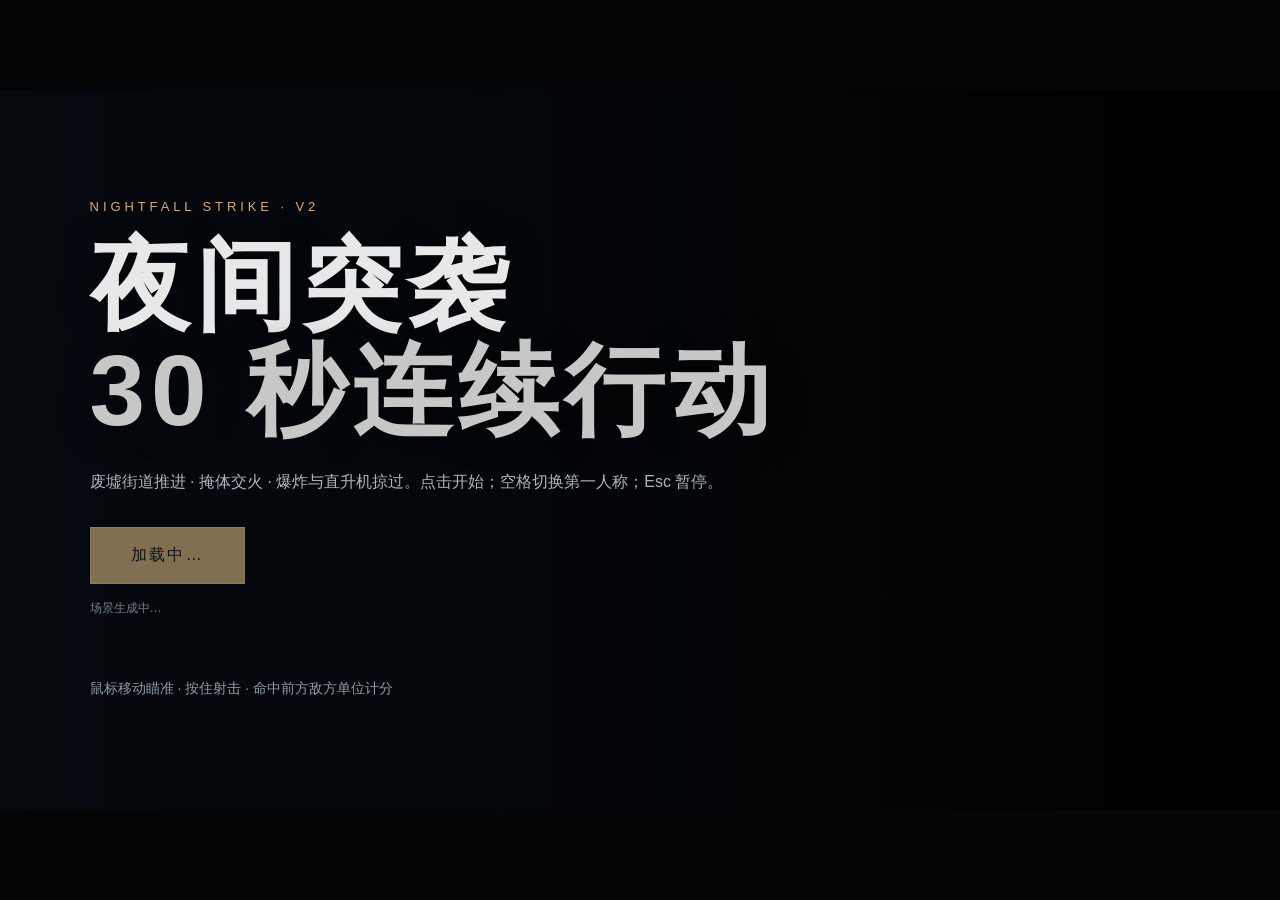
<file: nightfall-rework/v2.html>
<!DOCTYPE html>
<html lang="zh-CN">
<head>
  <meta charset="UTF-8" />
  <meta name="viewport" content="width=device-width, initial-scale=1.0" />
  <title>Nightfall Strike v2</title>
  <link rel="stylesheet" href="style.css" />
</head>
<body>
  <div id="stage">
    <canvas id="game"></canvas>
    <div id="shade"></div>
    <section id="menu">
      <div class="eyebrow">NIGHTFALL STRIKE · V2</div>
      <h1>夜间突袭<span>30 秒连续行动</span></h1>
      <p>废墟街道推进 · 掩体交火 · 爆炸与直升机掠过。点击开始；空格切换第一人称；Esc 暂停。</p>
      <button id="start" disabled>加载中…</button>
      <p id="status" class="sound">正在加载 Three.js…</p>
      <div class="instructions">鼠标移动瞄准 · 按住射击 · 命中前方敌方单位计分</div>
    </section>
    <section id="pause" hidden>
      <h2>已暂停</h2>
      <p>按 Esc 或点击继续</p>
      <button id="resume">继续</button>
      <button id="restart" class="secondary">重新开始</button>
    </section>
    <section id="end" hidden>
      <div class="eyebrow">MISSION COMPLETE</div>
      <h2>行动结束</h2>
      <p id="result">30 秒行动完成</p>
      <button id="replay">再来一次</button>
    </section>
    <div id="error" hidden></div>
  </div>
  <script>
  (function () {
    var statusEl = document.getElementById("status");
    var startBtn = document.getElementById("start");
    var errorEl = document.getElementById("error");
    var threeReady = false;
    var loadWatch = setTimeout(function () {
      if (!threeReady) fail("加载超时：Three.js 未能在限定时间内就绪。请刷新，或换用更稳定的网络后再试。");
    }, 40000);
    window.__clearNightfallLoadWatch = function () {
      clearTimeout(loadWatch);
      if (statusEl) statusEl.textContent = "就绪 · 点击开始行动";
    };
    function fail(msg) {
      if (threeReady) return;
      clearTimeout(loadWatch);
      if (startBtn) {
        startBtn.disabled = true;
        startBtn.textContent = "加载失败";
      }
      if (statusEl) statusEl.textContent = "加载失败";
      if (errorEl) {
        errorEl.hidden = false;
        errorEl.textContent = msg || "Three.js / 游戏脚本加载失败";
      }
    }
    window.__showNightfallFail = fail;
    var threeUrls = ["./three.min.js", "https://cdnjs.cloudflare.com/ajax/libs/three.js/r128/three.min.js", "https://cdn.jsdelivr.net/npm/three@0.128.0/build/three.min.js"];
    var idx = 0;
    function setStatus(t) {
      if (statusEl) statusEl.textContent = t;
    }
    function loadGame() {
      setStatus("正在加载游戏逻辑…");
      var s = document.createElement("script");
      s.src = "game-v2.js";
      s.onerror = function () {
        clearTimeout(loadWatch);
        if (startBtn) { startBtn.disabled = true; startBtn.textContent = "加载失败"; }
        if (statusEl) statusEl.textContent = "加载失败";
        if (errorEl) { errorEl.hidden = false; errorEl.textContent = "game-v2.js 加载失败"; }
      };
      document.body.appendChild(s);
    }
    function loadNextThree() {
      if (idx >= threeUrls.length) {
        fail("Three.js 所有来源均失败。请检查网络后刷新。");
        return;
      }
      var url = threeUrls[idx++];
      var label = idx === 1 ? "本地" : ("备用源 " + (idx - 1));
      setStatus("正在加载 Three.js（" + label + "，" + idx + "/" + threeUrls.length + "）…");
      var s = document.createElement("script");
      s.src = url;
      s.onload = function () {
        if (window.THREE) {
          threeReady = true;
          clearTimeout(loadWatch);
          loadWatch = null;
          setStatus("Three.js 已就绪，正在加载游戏…");
          loadGame();
        } else {
          loadNextThree();
        }
      };
      s.onerror = function () {
        loadNextThree();
      };
      document.body.appendChild(s);
    }
    loadNextThree();
  })();

  </script>
</body>
</html>
</file>
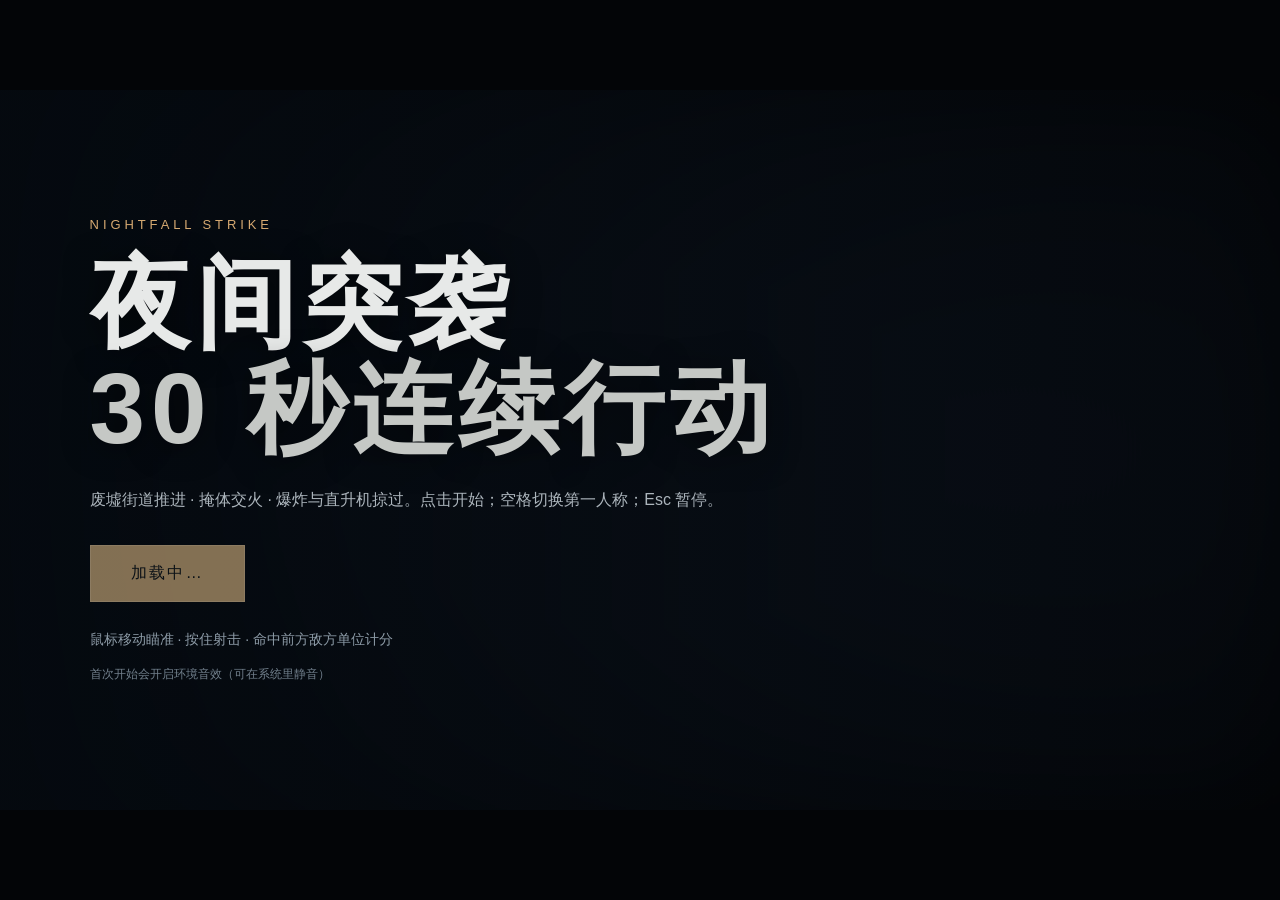
<file: nightfall/play.html>
<!DOCTYPE html>
<html lang="zh-CN">
<head>
  <meta charset="UTF-8" />
  <meta name="viewport" content="width=device-width, initial-scale=1.0" />
  <title>Nightfall Strike Play</title>
  <link rel="stylesheet" href="nightfall.css" />
</head>
<body>
  <div id="stage">
    <canvas id="game"></canvas>
    <div id="shade"></div>
    <section id="menu">
      <div class="eyebrow">NIGHTFALL STRIKE</div>
      <h1>夜间突袭<span>30 秒连续行动</span></h1>
      <p>废墟街道推进 · 掩体交火 · 爆炸与直升机掠过。点击开始；空格切换第一人称；Esc 暂停。</p>
      <button id="start" disabled>加载中…</button>
      <div class="instructions">鼠标移动瞄准 · 按住射击 · 命中前方敌方单位计分</div>
      <div class="sound">首次开始会开启环境音效（可在系统里静音）</div>
    </section>
    <section id="pause" hidden>
      <h2>已暂停</h2>
      <p>按 Esc 或点击继续</p>
      <button id="resume">继续</button>
      <button id="restart" class="secondary">重新开始</button>
    </section>
    <section id="end" hidden>
      <div class="eyebrow">MISSION COMPLETE</div>
      <h2>行动结束</h2>
      <p id="result">30 秒行动完成</p>
      <button id="replay">再来一次</button>
    </section>
    <div id="error" hidden></div>
  </div>
  <script>
  function fail(msg) {
    var b = document.getElementById("start");
    var e = document.getElementById("error");
    if (b) { b.disabled = true; b.textContent = "加载失败"; }
    if (e) { e.hidden = false; e.textContent = msg; }
  }
  var t = setTimeout(function(){ fail("还在加载或已失败。请用 Chrome 打开本页，或再等几秒。"); }, 20000);
  window.__clearNightfallLoadWatch = function(){ clearTimeout(t); };
  window.__showNightfallFail = fail;
  </script>
  <script type="module">
  import("./nightfall-main.js").then(function(){
    window.__clearNightfallLoadWatch && window.__clearNightfallLoadWatch();
  }).catch(function(err){
    console.error(err);
    window.__showNightfallFail("模块失败: " + (err && err.message ? err.message : err));
  });
  </script>
</body>
</html>
</file>
<file: styles.css>
:root {
  color-scheme: dark;
  --bg1: #1d4ed8;
  --bg2: #0f172a;
  --card: rgba(15, 23, 42, 0.75);
  --text: #f8fafc;
  --muted: rgba(248, 250, 252, 0.65);
  --btn: #38bdf8;
  --btn-text: #0f172a;
  --border: rgba(255,255,255,.12);
  --fact-bg: rgba(56, 189, 248, .12);
  --fact-border: rgba(56,189,248,.25);
}
html.light {
  color-scheme: light;
  --bg1: #93c5fd;
  --bg2: #e0f2fe;
  --card: rgba(255, 255, 255, 0.85);
  --text: #0f172a;
  --muted: rgba(15, 23, 42, 0.6);
  --btn: #2563eb;
  --btn-text: #fff;
  --border: rgba(15, 23, 42, .12);
  --fact-bg: rgba(37, 99, 235, .08);
  --fact-border: rgba(37, 99, 235, .2);
}
* { box-sizing: border-box; }
body {
  margin: 0; min-height: 100vh; display: grid; place-items: center;
  font-family: system-ui, -apple-system, sans-serif;
  background: radial-gradient(circle at top, var(--bg1) 0%, var(--bg2) 55%);
  color: var(--text);
  padding: 1.5rem 0;
}
main {
  padding: 2rem 1.5rem 2.2rem; border-radius: 1.25rem;
  background: var(--card);
  border: 1px solid var(--border);
  text-align: center; max-width: 34rem;
  width: min(94vw, 34rem);
  box-shadow: 0 20px 60px rgba(0,0,0,.25);
  animation: pop .5s ease-out;
}
@keyframes pop {
  from { opacity: 0; transform: translateY(12px) scale(.98); }
  to { opacity: 1; transform: none; }
}
.top { display: flex; align-items: center; justify-content: space-between; gap: .75rem; }
.eyebrow { letter-spacing: .2em; text-transform: uppercase; opacity: .7; font-size: .75rem; margin: 0; }
h1 { margin: .4rem 0; font-size: clamp(1.8rem, 6vw, 2.4rem); transition: transform .2s; }
h1.bounce { transform: scale(1.06); }
.en { font-size: 1.15rem; opacity: .9; min-height: 1.5em; }
.hint { margin-top: 1rem; color: var(--muted); font-size: .95rem; }
.actions, .game-actions { display: flex; flex-wrap: wrap; gap: .6rem; justify-content: center; margin-top: 1.1rem; }
button {
  border: 0; border-radius: 999px; padding: .7rem 1.1rem;
  background: var(--btn); color: var(--btn-text); font-weight: 700; cursor: pointer;
  font-size: .95rem;
}
button:hover { filter: brightness(1.08); }
button:active { transform: scale(.97); }
button.secondary, button.theme {
  background: transparent; color: var(--text); border: 1px solid var(--border);
}
button.theme { padding: .35rem .75rem; font-size: .8rem; font-weight: 600; }
.fact {
  margin: 1.1rem 0 0; padding: .9rem 1rem; border-radius: .9rem;
  background: var(--fact-bg); border: 1px solid var(--fact-border);
  font-size: .95rem; line-height: 1.45; text-align: left;
}
.counter { margin: 1.1rem 0 0; opacity: .55; font-size: .85rem; }
.game {
  margin-top: 1.6rem; padding-top: 1.2rem;
  border-top: 1px solid var(--border);
  text-align: center;
}
.game-head h2 { margin: 0; font-size: 1.15rem; }
.game-tip { margin: .35rem 0 .8rem; color: var(--muted); font-size: .85rem; }
.hud {
  display: flex; justify-content: space-between; gap: .5rem;
  font-size: .9rem; margin-bottom: .55rem; opacity: .9;
}
#game {
  width: 100%; height: auto; display: block;
  border-radius: .9rem; border: 1px solid var(--border);
  background: #020617; touch-action: none; cursor: crosshair;
}
.game-over { margin: .7rem 0 0; color: #f87171; font-weight: 700; }

.story {
  margin-top: 1.6rem; padding-top: 1.2rem;
  border-top: 1px solid var(--border);
}
.story-video {
  width: 100%; border-radius: .9rem; border: 1px solid var(--border);
  background: #020617; display: block;
}
.story-note { margin-top: .7rem; }

.fps-link {
  margin-top: 1.6rem; padding-top: 1.2rem;
  border-top: 1px solid var(--border);
}
a.link-btn {
  display: inline-block;
  border-radius: 999px; padding: .7rem 1.1rem;
  background: var(--btn); color: var(--btn-text); font-weight: 700;
  text-decoration: none; font-size: .95rem;
}
a.link-btn:hover { filter: brightness(1.08); }
</file>
<file: nightfall-rework/style.css>
*{box-sizing:border-box}html,body{margin:0;width:100%;height:100%;background:#030507;color:#e7e9e8;font-family:Arial,"PingFang SC",sans-serif;overflow:hidden}body{display:grid;place-items:center}#stage{position:relative;width:min(100vw,177.7778vh);height:min(100vh,56.25vw);overflow:hidden;background:#080d14}canvas{width:100%;height:100%;display:block;touch-action:none}#shade{position:absolute;inset:0;pointer-events:none;background:radial-gradient(ellipse at center,transparent 35%,#0008 100%);box-shadow:inset 0 0 90px #0005}section{position:absolute;inset:0;display:flex;flex-direction:column;align-items:flex-start;justify-content:center;padding:7%;background:linear-gradient(90deg,#050a10ee, #060b1180 48%,transparent)}[hidden]{display:none!important}.eyebrow{font-size:13px;letter-spacing:.3em;color:#d7aa72;margin-bottom:20px}h1{font-size:clamp(40px,7.8vw,112px);letter-spacing:.06em;line-height:1.05;margin:0;font-weight:900;text-shadow:0 4px 30px #0008}h1 span{display:block;color:#c5c8c5}p{font-size:16px;color:#acb5bc;margin:24px 0 32px;line-height:1.7}button{background:#d7b581;border:1px solid #e8c99a;color:#10171c;padding:17px 40px;font:700 16px inherit;font-size:16px;cursor:pointer;letter-spacing:.15em;transition:background .2s}button:hover{background:#efd2a4}button:disabled{opacity:.6;cursor:wait}button:focus-visible{outline:2px solid white;outline-offset:5px}.instructions{font-size:14px;line-height:1.8;color:#8d9ba7;margin-top:25px}.sound{font-size:12px;color:#72808d;margin-top:14px}h2{font-size:clamp(30px,5vw,64px);margin:0}.secondary{margin-top:15px;background:transparent;color:#c7cdd1;border-color:#64717c}#error{position:absolute;inset:0;padding:20%;background:#080d14;font-size:18px}@media(max-width:600px){section{padding:5%}.eyebrow{font-size:12px;margin-bottom:8px}h1{font-size:36px}p{font-size:14px;margin:10px 0}button{padding:10px 20px;font-size:14px}.instructions{font-size:12px;margin-top:10px}.sound{display:none}}
</file>
<file: nightfall/nightfall.css>
*{box-sizing:border-box}html,body{margin:0;width:100%;height:100%;background:#030507;color:#e7e9e8;font-family:Arial,"PingFang SC",sans-serif;overflow:hidden}body{display:grid;place-items:center}#stage{position:relative;width:min(100vw,177.7778vh);height:min(100vh,56.25vw);overflow:hidden;background:#080d14}canvas{width:100%;height:100%;display:block;touch-action:none}#shade{position:absolute;inset:0;pointer-events:none;background:radial-gradient(ellipse at center,transparent 35%,#0008 100%);box-shadow:inset 0 0 90px #0005}section{position:absolute;inset:0;display:flex;flex-direction:column;align-items:flex-start;justify-content:center;padding:7%;background:linear-gradient(90deg,#050a10ee, #060b1180 48%,transparent)}[hidden]{display:none!important}.eyebrow{font-size:13px;letter-spacing:.3em;color:#d7aa72;margin-bottom:20px}h1{font-size:clamp(40px,7.8vw,112px);letter-spacing:.06em;line-height:1.05;margin:0;font-weight:900;text-shadow:0 4px 30px #0008}h1 span{display:block;color:#c5c8c5}p{font-size:16px;color:#acb5bc;margin:24px 0 32px;line-height:1.7}button{background:#d7b581;border:1px solid #e8c99a;color:#10171c;padding:17px 40px;font:700 16px inherit;font-size:16px;cursor:pointer;letter-spacing:.15em;transition:background .2s}button:hover{background:#efd2a4}button:disabled{opacity:.6;cursor:wait}button:focus-visible{outline:2px solid white;outline-offset:5px}.instructions{font-size:14px;line-height:1.8;color:#8d9ba7;margin-top:25px}.sound{font-size:12px;color:#72808d;margin-top:14px}h2{font-size:clamp(30px,5vw,64px);margin:0}.secondary{margin-top:15px;background:transparent;color:#c7cdd1;border-color:#64717c}#error{position:absolute;inset:0;padding:20%;background:#080d14;font-size:18px}@media(max-width:600px){section{padding:5%}.eyebrow{font-size:12px;margin-bottom:8px}h1{font-size:36px}p{font-size:14px;margin:10px 0}button{padding:10px 20px;font-size:14px}.instructions{font-size:12px;margin-top:10px}.sound{display:none}}
</file>
